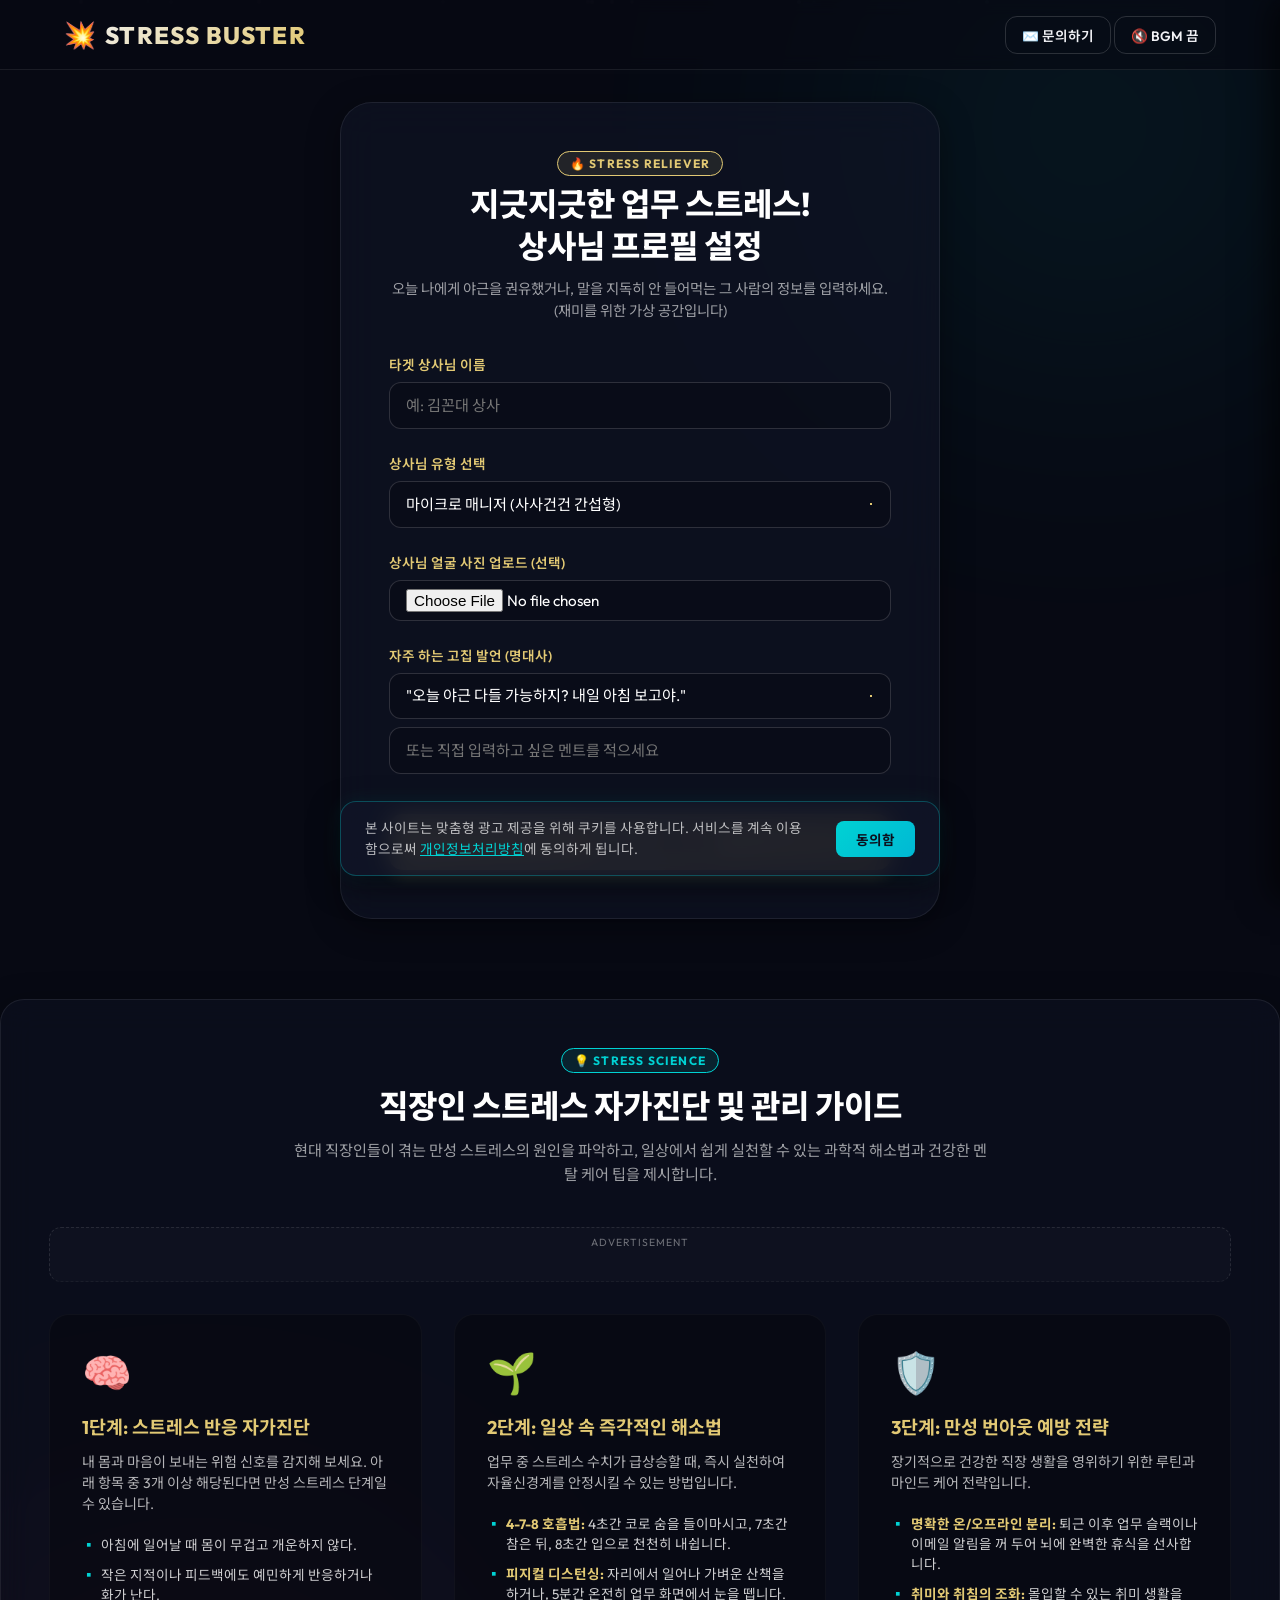
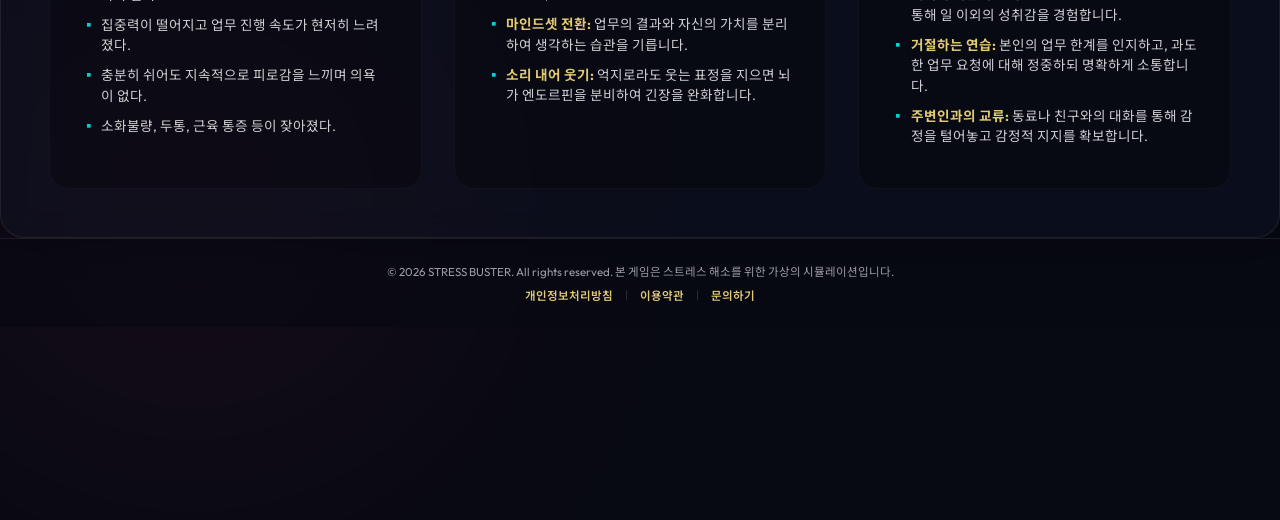
<file: index.html>
<!DOCTYPE html>
<html lang="ko">
<head>
  <meta charset="UTF-8">
  <meta name="viewport" content="width=device-width, initial-scale=1.0">
  <title>스트레스 제로! 상사님 격파 Web Game</title>
  <meta name="description" content="고집불통 말 안 듣는 상사님에게 서류 뭉치와 토이 해머를 날려 스트레스를 날려버리세요. Web Audio API로 구현된 리얼 사운드 타격 웹게임.">
  
  <!-- Open Graph / Facebook Social Share Meta Tags -->
  <meta property="og:title" content="스트레스 제로! 상사님 격파 Web Game">
  <meta property="og:description" content="고집불통 말 안 듣는 상사님에게 서류 뭉치와 토이 해머를 날려 스트레스를 날려버리세요. Web Audio API로 구현된 리얼 사운드 타격 웹게임.">
  <meta property="og:image" content="assets/boss_angry.png">
  <meta property="og:type" content="website">
  
  <!-- Google AdSense Auto-Ads -->
  <meta name="google-adsense-account" content="ca-pub-3114463937796990">
  <script async src="https://pagead2.googlesyndication.com/pagead/js/adsbygoogle.js?client=ca-pub-3114463937796990" crossorigin="anonymous"></script>

  <link rel="stylesheet" href="style.css">
  <!-- Google Font: Outfit & Noto Sans KR -->
  <link href="https://fonts.googleapis.com/css2?family=Noto+Sans+KR:wght@300;400;500;700&family=Outfit:wght@300;400;600;800&display=swap" rel="stylesheet">
</head>
<body class="customizing-mode">
  <!-- Cookie Consent Banner -->
  <div class="cookie-banner" id="cookie-banner" style="display: none;">
    <p>본 사이트는 맞춤형 광고 제공을 위해 쿠키를 사용합니다. 서비스를 계속 이용함으로써 <a href="privacy.html">개인정보처리방침</a>에 동의하게 됩니다.</p>
    <button id="cookie-accept-btn" onclick="acceptCookies()">동의함</button>
  </div>

  <!-- Floating particles background -->
  <div class="particles" id="particles-container"></div>

  <!-- Header Nav -->
  <header>
    <div class="nav-container">
      <div class="logo">
        <span class="logo-icon">💥</span>
        STRESS BUSTER
      </div>
      <div class="header-actions">
        <button class="icon-btn" id="contact-toggle-btn">✉️ 문의하기</button>
        <button class="icon-btn" id="bgm-toggle-btn">🔇 BGM 끔</button>
        <button class="icon-btn" id="edit-boss-btn" style="display: none;">⚙️ 상사님 재설정</button>
      </div>
    </div>
  </header>

  <main>
    <!-- 1. Customizer screen (Overlay setup panel) -->
    <section class="screen-panel" id="customizer-panel">
      <div class="setup-card">
        <div class="setup-header">
          <div class="badge">🔥 STRESS RELIEVER</div>
          <h2>지긋지긋한 업무 스트레스!<br>상사님 프로필 설정</h2>
          <p>오늘 나에게 야근을 권유했거나, 말을 지독히 안 들어먹는 그 사람의 정보를 입력하세요. (재미를 위한 가상 공간입니다)</p>
        </div>
        
        <form id="setup-form" onsubmit="startGame(event)">
          <div class="form-group">
            <label class="input-label" for="boss-name">타겟 상사님 이름</label>
            <input type="text" id="boss-name" class="text-input" placeholder="예: 김꼰대 상사" required autocomplete="off">
          </div>
          
          <div class="form-group">
            <label class="input-label" for="boss-type">상사님 유형 선택</label>
            <select id="boss-type" class="text-input select-input">
              <option value="micromanager">마이크로 매니저 (사사건건 간섭형)</option>
              <option value="konda">꼰대 끝판왕 (라떼는 말이야형)</option>
              <option value="indecisive">우유부단 결정장애 (도돌이표형)</option>
              <option value="angry">버럭버럭 분노조절장애 (고함형)</option>
            </select>
          </div>

          <div class="form-group">
            <label class="input-label" for="boss-custom-img">상사님 얼굴 사진 업로드 (선택)</label>
            <input type="file" id="boss-custom-img" class="text-input file-input" accept="image/*" style="padding-top: 0.5rem; padding-bottom: 0.5rem;">
          </div>

          <div class="form-group">
            <label class="input-label" for="boss-quote">자주 하는 고집 발언 (명대사)</label>
            <select id="boss-quote" class="text-input select-input">
              <option value="quote1">"오늘 야근 다들 가능하지? 내일 아침 보고야."</option>
              <option value="quote2">"라떼는 말이야, 주말 반납하고 일하는 게 자랑이었어."</option>
              <option value="quote3">"이게 최선인가? 다시 해와! 처음부터 다시."</option>
              <option value="quote4">"일단 내 말대로 해봐. 왜 이렇게 불만이 많아?"</option>
              <option value="quote5">"그건 김대리가 알아서 판단하고, 나한테 보고서만 가져와."</option>
            </select>
            <input type="text" id="boss-custom-quote" class="text-input" placeholder="또는 직접 입력하고 싶은 멘트를 적으세요" style="margin-top: 0.5rem;" autocomplete="off">
          </div>

          <button type="submit" class="action-btn" id="start-game-btn">
            💥 스트레스 격파 시작
          </button>
        </form>
      </div>
    </section>

    <!-- 2. Gameplay Area (Grid layout hidden by default) -->
    <section class="gameplay-grid" id="gameplay-panel" style="display: none;">
      
      <!-- Left HUD Dashboard: Player stats -->
      <div class="hud-sidebar glass-panel">
        <div class="hud-section">
          <h3>스트레스 진단계</h3>
          <div class="stats-card">
            <div class="stat-row">
              <span class="stat-label">나의 심박수</span>
              <span class="stat-value text-red" id="heart-rate">80 BPM</span>
            </div>
            <div class="stat-row">
              <span class="stat-label">해소된 스트레스</span>
              <span class="stat-value text-gold" id="relieved-score">0%</span>
            </div>
            <div class="stat-row">
              <span class="stat-label">날린 서류 조각</span>
              <span class="stat-value text-cyan" id="total-hits">0회</span>
            </div>
          </div>
        </div>

        <div class="hud-section">
          <h3>사원증</h3>
          <div class="id-card">
            <div class="id-avatar">💼</div>
            <div class="id-info">
              <div class="id-name">김 대 리</div>
              <div class="id-dept">야근거부대책반</div>
            </div>
          </div>
        </div>

        <div class="hud-section" id="upgrade-shop-section">
          <h3>사내 복지 & 장비 강화</h3>
          <div class="shop-points">
            보유 SP: <span id="shop-points-value" class="text-gold">0 SP</span>
          </div>
          <div class="shop-items">
            <div class="shop-item" data-weapon="paper">
              <div class="shop-item-info">
                <span class="shop-item-name">🧻 종이 뭉치</span>
                <span class="shop-item-level" id="level-paper">Lv.1</span>
              </div>
              <button class="shop-upgrade-btn" onclick="upgradeWeapon('paper')"><span id="cost-paper">25</span> SP</button>
            </div>
            <div class="shop-item" data-weapon="hammer">
              <div class="shop-item-info">
                <span class="shop-item-name">🔨 뿅망치</span>
                <span class="shop-item-level" id="level-hammer">Lv.1</span>
              </div>
              <button class="shop-upgrade-btn" onclick="upgradeWeapon('hammer')"><span id="cost-hammer">80</span> SP</button>
            </div>
            <div class="shop-item" data-weapon="coffee">
              <div class="shop-item-info">
                <span class="shop-item-name">☕ 에스프레소</span>
                <span class="shop-item-level" id="level-coffee">Lv.1</span>
              </div>
              <button class="shop-upgrade-btn" onclick="upgradeWeapon('coffee')"><span id="cost-coffee">180</span> SP</button>
            </div>
            <div class="shop-item" data-weapon="resignation">
              <div class="shop-item-info">
                <span class="shop-item-name">📄 사직서</span>
                <span class="shop-item-level" id="level-resignation">Lv.1</span>
              </div>
              <button class="shop-upgrade-btn" onclick="upgradeWeapon('resignation')"><span id="cost-resignation">400</span> SP</button>
            </div>
          </div>
        </div>

        <!-- Removed ad from interactive sidebar container for AdSense policy compliance -->
      </div>

      <!-- Center: Active Arena (Interactive Boss Visual) -->
      <div class="arena-panel glass-panel">
        <!-- Target Info & Health Bar -->
        <div class="arena-header">
          <div class="boss-display-info">
            <span class="boss-class-badge" id="hud-boss-badge">꼰대형 상사님</span>
            <h2 id="hud-boss-name">김꼰대 상사</h2>
          </div>
          <div class="health-container">
            <div class="health-label">
              <span>고집 방어막</span>
              <span id="health-percentage">100%</span>
            </div>
            <div class="health-bar-bg">
              <div class="health-bar-fill" id="health-fill" style="width: 100%;"></div>
            </div>
          </div>
        </div>

        <!-- Interactive Avatar Area -->
        <div class="avatar-view-container" id="boss-target-area">
          <!-- Fever Mode Banner -->
          <div class="fever-banner" id="fever-banner">
            🔥 FEVER TIME (DOUBLE DAMAGE & NO DELAY!) 🔥
          </div>

          <!-- Boss Dialogue speech bubble -->
          <div class="boss-bubble" id="boss-speech">
            "어이 김대리, 오늘 야근 가능하지?"
          </div>

          <!-- Splatters and hit elements container -->
          <div class="hit-effects-layer" id="hit-effects-layer"></div>

          <!-- Boss Avatar Card -->
          <div class="boss-avatar-wrapper" id="boss-avatar-wrapper">
            <img src="assets/boss_angry.png" alt="Angry Boss" id="boss-image" class="boss-img">
            <div class="dizzy-stars-overlay" id="dizzy-stars">✨💫✨</div>
            <!-- Tear drops (shown on pain/cry) -->
            <div class="boss-tear tear-left" id="tear-left"></div>
            <div class="boss-tear tear-right" id="tear-right"></div>
            <!-- Pain emoji overlay -->
            <div class="pain-emoji-overlay" id="pain-emoji"></div>
          </div>
        </div>
      </div>

      <!-- Right Panel: Weapon wheel / Inventory Slots -->
      <div class="weapons-sidebar glass-panel">
        <h3>스트레스 해소 툴</h3>
        <div class="weapon-slots">
          
          <div class="weapon-card active" data-weapon="paper" id="weapon-paper">
            <div class="weapon-icon">🧻</div>
            <div class="weapon-details">
              <h4>종이 뭉치 날리기</h4>
              <span class="weapon-desc">데미지: 5 | 딜레이: 없음</span>
            </div>
            <span class="weapon-select-dot"></span>
          </div>

          <div class="weapon-card" data-weapon="hammer" id="weapon-hammer">
            <div class="weapon-icon">🔨</div>
            <div class="weapon-details">
              <h4>토이 뿅망치 whacking</h4>
              <span class="weapon-desc">데미지: 15 | 딜레이: 0.3s</span>
            </div>
            <span class="weapon-select-dot"></span>
          </div>

          <div class="weapon-card" data-weapon="coffee" id="weapon-coffee">
            <div class="weapon-icon">☕</div>
            <div class="weapon-details">
              <h4>더블 에스프레소 투척</h4>
              <span class="weapon-desc">데미지: 30 | 딜레이: 1.0s</span>
            </div>
            <span class="weapon-select-dot"></span>
          </div>

          <div class="weapon-card" data-weapon="resignation" id="weapon-resignation">
            <div class="weapon-icon">📄</div>
            <div class="weapon-details">
              <h4>사직서 투하 (궁극기)</h4>
              <span class="weapon-desc" id="cooldown-timer">데미지: 100 | 쿨타임: 10s</span>
            </div>
            <div class="cooldown-overlay" id="resignation-cooldown-overlay" style="width: 0%;"></div>
            <span class="weapon-select-dot"></span>
          </div>

        </div>

        <div class="combo-container">
          <div class="combo-title">COMBO HITS</div>
          <div class="combo-number" id="combo-count">0</div>
        </div>
      </div>

    </section>

    <!-- 3. Victory Screen (Stress Relieved Overlay Report Card) -->
    <section class="screen-panel" id="victory-panel" style="display: none;">
      <div class="victory-card">
        <div class="victory-icon">🎉</div>
        <h2>상사님 고집 격파 완료!</h2>
        <h1 class="stress-free-banner">STRESS ZERO</h1>
        
        <div class="report-box">
          <h3>스트레스 해소 진단 성적표</h3>
          <div class="report-row">
            <span>참교육 대상 상사</span>
            <span id="report-boss-name" class="text-gold">김꼰대 상사</span>
          </div>
          <div class="report-row">
            <span>총 참교육 횟수 (서류뭉치 등)</span>
            <span id="report-total-hits" class="text-cyan">0회</span>
          </div>
          <div class="report-row">
            <span>콤보 최고 기록</span>
            <span id="report-max-combo" class="text-red">0 콤보</span>
          </div>
          <div class="report-row">
            <span>상사님 상태</span>
            <span class="text-green">사직서 결재 및 눈물 흘리는 중 😭</span>
          </div>
        </div>

        <!-- Removed ad from interactive victory overlay container for AdSense policy compliance -->

        <div class="victory-actions">
          <button class="action-btn" onclick="resetGame()">↩️ 다른 상사님 소환하기</button>
          <button class="action-btn btn-secondary" onclick="shareStressReport()">🔗 결과 복사 및 공유</button>
        </div>
      </div>
    </section>
  </main>

  <!-- Workplace Stress Management Guide Section (Publisher Content for AdSense) -->
  <section class="stress-guide-section glass-panel" id="stress-guide">
    <div class="guide-header">
      <span class="guide-badge">💡 STRESS SCIENCE</span>
      <h2>직장인 스트레스 자가진단 및 관리 가이드</h2>
      <p>현대 직장인들이 겪는 만성 스트레스의 원인을 파악하고, 일상에서 쉽게 실천할 수 있는 과학적 해소법과 건강한 멘탈 케어 팁을 제시합니다.</p>
    </div>

    <!-- AdSense Mid Content Slot -->
    <div class="adsense-container adsense-guide-banner" style="margin-top: 1.5rem; margin-bottom: 2rem; border-bottom: 1px dashed rgba(255,255,255,0.05); padding-bottom: 1.5rem; text-align: center;">
      <div class="ads-label" style="font-size: 0.65rem; color: rgba(255,255,255,0.4); letter-spacing: 0.1em; margin-bottom: 0.5rem; text-transform: uppercase;">ADVERTISEMENT</div>
      <ins class="adsbygoogle"
           style="display:block"
           data-ad-client="ca-pub-3114463937796990"
           data-ad-slot="9876543210"
           data-ad-format="auto"
           data-full-width-responsive="true"></ins>
      <script>
           (adsbygoogle = window.adsbygoogle || []).push({});
      </script>
    </div>

    <div class="guide-grid">
      <div class="guide-card">
        <div class="guide-card-icon">🧠</div>
        <h3>1단계: 스트레스 반응 자가진단</h3>
        <p>내 몸과 마음이 보내는 위험 신호를 감지해 보세요. 아래 항목 중 3개 이상 해당된다면 만성 스트레스 단계일 수 있습니다.</p>
        <ul class="guide-list">
          <li>아침에 일어날 때 몸이 무겁고 개운하지 않다.</li>
          <li>작은 지적이나 피드백에도 예민하게 반응하거나 화가 난다.</li>
          <li>집중력이 떨어지고 업무 진행 속도가 현저히 느려졌다.</li>
          <li>충분히 쉬어도 지속적으로 피로감을 느끼며 의욕이 없다.</li>
          <li>소화불량, 두통, 근육 통증 등이 잦아졌다.</li>
        </ul>
      </div>

      <div class="guide-card">
        <div class="guide-card-icon">🌱</div>
        <h3>2단계: 일상 속 즉각적인 해소법</h3>
        <p>업무 중 스트레스 수치가 급상승할 때, 즉시 실천하여 자율신경계를 안정시킬 수 있는 방법입니다.</p>
        <ul class="guide-list">
          <li><strong>4-7-8 호흡법:</strong> 4초간 코로 숨을 들이마시고, 7초간 참은 뒤, 8초간 입으로 천천히 내쉽니다.</li>
          <li><strong>피지컬 디스턴싱:</strong> 자리에서 일어나 가벼운 산책을 하거나, 5분간 온전히 업무 화면에서 눈을 뗍니다.</li>
          <li><strong>마인드셋 전환:</strong> 업무의 결과와 자신의 가치를 분리하여 생각하는 습관을 기릅니다.</li>
          <li><strong>소리 내어 웃기:</strong> 억지로라도 웃는 표정을 지으면 뇌가 엔도르핀을 분비하여 긴장을 완화합니다.</li>
        </ul>
      </div>

      <div class="guide-card">
        <div class="guide-card-icon">🛡️</div>
        <h3>3단계: 만성 번아웃 예방 전략</h3>
        <p>장기적으로 건강한 직장 생활을 영위하기 위한 루틴과 마인드 케어 전략입니다.</p>
        <ul class="guide-list">
          <li><strong>명확한 온/오프라인 분리:</strong> 퇴근 이후 업무 슬랙이나 이메일 알림을 꺼 두어 뇌에 완벽한 휴식을 선사합니다.</li>
          <li><strong>취미와 취침의 조화:</strong> 몰입할 수 있는 취미 생활을 통해 일 이외의 성취감을 경험합니다.</li>
          <li><strong>거절하는 연습:</strong> 본인의 업무 한계를 인지하고, 과도한 업무 요청에 대해 정중하되 명확하게 소통합니다.</li>
          <li><strong>주변인과의 교류:</strong> 동료나 친구와의 대화를 통해 감정을 털어놓고 감정적 지지를 확보합니다.</li>
        </ul>
      </div>
    </div>
  </section>

  <!-- Legal Compliance Footer -->
  <footer>
    <div class="footer-container">
      <p>© 2026 STRESS BUSTER. All rights reserved. 본 게임은 스트레스 해소를 위한 가상의 시뮬레이션입니다.</p>
      <div class="footer-links">
        <a href="privacy.html">개인정보처리방침</a>
        <span class="footer-divider">|</span>
        <a href="terms.html">이용약관</a>
        <span class="footer-divider">|</span>
        <a href="#" id="footer-contact-link">문의하기</a>
      </div>
    </div>
  </footer>

  <!-- Contact Sidebar & Overlay -->
  <div id="sidebar-overlay" class="sidebar-overlay"></div>
  <div id="contact-sidebar" class="contact-sidebar">
    <div class="sidebar-header">
      <h2>✉️ 건의 및 문의하기</h2>
      <button id="sidebar-close-btn" class="sidebar-close-btn">&times;</button>
    </div>
    <p style="font-size: 0.82rem; color: rgba(255, 255, 255, 0.6); margin-bottom: 1.5rem; line-height: 1.6;">
      상사님 격파 게임에 대해 버그 제보, 추가 기능 제안, 혹은 기타 문의 사항이 있으시면 아래 양식을 통해 보내주세요.
    </p>
    <form id="contact-form" class="contact-form" action="https://formspree.io/f/mdajyapq" method="POST">
      <div class="form-group">
        <label for="contact-name">이름 / 닉네임</label>
        <input type="text" id="contact-name" name="name" placeholder="이름을 입력해주세요" autocomplete="name" />
        <span class="error-message" data-fs-error="name"></span>
      </div>

      <div class="form-group">
        <label for="contact-email">이메일 주소</label>
        <input type="email" id="contact-email" name="email" placeholder="답변을 받으실 이메일을 입력해주세요" autocomplete="email" required />
        <span class="error-message" data-fs-error="email"></span>
      </div>

      <div class="form-group">
        <label for="contact-topic">문의 종류</label>
        <div class="select-wrap">
          <select id="contact-topic" name="topic">
            <option value="Bug Report">오류 제보 (버그)</option>
            <option value="Feature Request">기능 건의</option>
            <option value="General Inquiry">일반 문의</option>
            <option value="Other">기타</option>
          </select>
        </div>
        <span class="error-message" data-fs-error="topic"></span>
      </div>

      <div class="form-group">
        <label for="contact-message">문의 내용</label>
        <textarea id="contact-message" name="message" placeholder="문의하실 내용을 입력해주세요" required></textarea>
        <span class="error-message" data-fs-error="message"></span>
      </div>

      <div class="form-messages">
        <div class="form-success-container" id="contact-success-msg" style="display: none; padding: 0.8rem; border-radius: 8px; background: rgba(52, 211, 153, 0.1); border: 1px solid var(--green); color: var(--green); margin-bottom: 1rem; font-size: 0.85rem;">
          🎉 문의가 성공적으로 전송되었습니다! 보내주신 내용을 검토 후 신속히 메일로 답변드리겠습니다.
        </div>
        <div class="form-error-container" id="contact-error-msg" style="display: none; padding: 0.8rem; border-radius: 8px; background: rgba(239, 68, 68, 0.1); border: 1px solid var(--coral); color: var(--coral); margin-bottom: 1rem; font-size: 0.85rem;">
          ❌ 전송에 실패했습니다. 입력한 항목을 다시 확인하고 시도해주세요.
        </div>
      </div>

      <button type="submit" class="submit-btn">
        문의 보내기
      </button>
    </form>
  </div>

  <!-- Formspree & Sidebar Script -->
  <script>
    document.addEventListener('DOMContentLoaded', () => {
      const openBtns = [
        document.getElementById('contact-toggle-btn'),
        document.getElementById('footer-contact-link')
      ];
      const closeBtn = document.getElementById('sidebar-close-btn');
      const overlay = document.getElementById('sidebar-overlay');
      const sidebar = document.getElementById('contact-sidebar');
      const contactForm = document.getElementById('contact-form');

      function openSidebar(e) {
        if (e) e.preventDefault();
        sidebar.classList.add('active');
        overlay.classList.add('active');
        document.body.style.overflow = 'hidden';
      }

      function closeSidebar() {
        sidebar.classList.remove('active');
        overlay.classList.remove('active');
        document.body.style.overflow = '';
        // Clear message states
        document.getElementById('contact-success-msg').style.display = 'none';
        document.getElementById('contact-error-msg').style.display = 'none';
        contactForm.querySelectorAll('.error-message').forEach(el => el.textContent = '');
      }

      openBtns.forEach(btn => {
        if (btn) btn.addEventListener('click', openSidebar);
      });

      if (closeBtn) closeBtn.addEventListener('click', closeSidebar);
      if (overlay) overlay.addEventListener('click', closeSidebar);

      // Handle Hash URL to auto-open sidebar (e.g. index.html#contact)
      function checkHash() {
        if (window.location.hash === '#contact') {
          openSidebar();
          history.replaceState(null, null, ' ');
        }
      }
      window.addEventListener('hashchange', checkHash);
      checkHash();

      // Native Fetch submission
      if (contactForm) {
        contactForm.addEventListener('submit', async (e) => {
          e.preventDefault();
          
          const submitBtn = contactForm.querySelector('.submit-btn');
          const successMsg = document.getElementById('contact-success-msg');
          const errorMsg = document.getElementById('contact-error-msg');
          
          successMsg.style.display = 'none';
          errorMsg.style.display = 'none';
          contactForm.querySelectorAll('.error-message').forEach(el => el.textContent = '');
          
          const originalText = submitBtn.textContent;
          submitBtn.disabled = true;
          submitBtn.textContent = '전송 중...';
          
          const formData = new FormData(contactForm);
          
          try {
            const response = await fetch(contactForm.action, {
              method: 'POST',
              body: formData,
              headers: {
                'Accept': 'application/json'
              }
            });
            
            if (response.ok) {
              successMsg.style.display = 'block';
              contactForm.reset();
              setTimeout(closeSidebar, 3500);
            } else {
              const result = await response.json();
              if (result.errors) {
                result.errors.forEach(err => {
                  const errSpan = contactForm.querySelector(`[data-fs-error="${err.field}"]`);
                  if (errSpan) {
                    errSpan.textContent = err.message;
                  }
                });
              }
              errorMsg.style.display = 'block';
            }
          } catch (err) {
            console.error('Submission error:', err);
            errorMsg.style.display = 'block';
          } finally {
            submitBtn.disabled = false;
            submitBtn.textContent = originalText;
          }
        });
      }
    });
  </script>

  <!-- Privacy Modal -->
  <div class="modal-overlay" id="privacy-modal" style="display: none;">
    <div class="modal-card">
      <div class="modal-header">
        <h3>개인정보처리방침 (Privacy Policy)</h3>
        <button class="modal-close-btn" onclick="closeModal('privacy-modal')">×</button>
      </div>
      <div class="modal-body">
        <p>본 웹게임(이하 "서비스")은 이용자의 별도 개인정보 수집 및 저장을 수행하지 않는 순수 클립보드 복사 및 가상 브라우저 엔터테인먼트 사이트입니다.</p>
        <p><strong>1. Google AdSense 광고 연동</strong><br>본 서비스는 Google AdSense를 이용한 제3자 광고 게재를 허용할 수 있습니다. Google은 쿠키를 사용하여 본 사이트 또는 다른 사이트에 대한 사용자의 방문을 기반으로 사용자에게 광고를 게재합니다.</p>
        <p><strong>2. 쿠키(Cookie) 관리</strong><br>이용자는 웹브라우저 설정에서 쿠키 제공을 거부하거나 저장된 쿠키를 삭제할 수 있습니다. 다만, 쿠키 설정을 변경하는 경우 서비스 이용의 일부 기능이 원활하지 않을 수 있습니다.</p>
        <p><strong>3. 연락처</strong><br>본 서비스 관련 문의사항은 사용자 지원 이메일 또는 저장소를 참조하십시오.</p>
      </div>
    </div>
  </div>

  <!-- Terms Modal -->
  <div class="modal-overlay" id="terms-modal" style="display: none;">
    <div class="modal-card">
      <div class="modal-header">
        <h3>이용약관 (Terms of Service)</h3>
        <button class="modal-close-btn" onclick="closeModal('terms-modal')">×</button>
      </div>
      <div class="modal-body">
        <p><strong>제1조 (목적)</strong><br>본 약관은 STRESS BUSTER 웹게임 서비스의 이용조건 및 절차에 관한 기본 사항을 규정합니다.</p>
        <p><strong>제2조 (가상 콘텐츠의 성격)</strong><br>본 서비스에서 입력되는 상사님의 이름, 유형 및 관련 발언은 오직 가상의 시뮬레이션이며 특정 개인에 대한 비방이나 폭력을 조장하지 않습니다. 엔터테인먼트 용도의 놀이 공간입니다.</p>
        <p><strong>제3조 (면책 조항)</strong><br>본 서비스는 웹 브라우저의 Web Audio API 등 클라이언트 자원을 활용하여 구동되며, 이용 과정에서 발생할 수 있는 오디오 딜레이 또는 디바이스 과부하 등에 대하여 별도의 책임을 지지 않습니다.</p>
      </div>
    </div>
  </div>

  <!-- Sound notification toast -->
  <div class="toast-notification" id="toast-notification"></div>

  <!-- Random Surprise Event Popup -->
  <div class="random-event-overlay" id="random-event-overlay" style="display:none;">
    <div class="random-event-card" id="random-event-card">
      <div class="event-icon" id="event-icon">🛡️</div>
      <div class="event-title" id="event-title">돌발 이벤트!</div>
      <div class="event-desc" id="event-desc">상사님이 두통약을 먹고 있습니다...</div>
      <div class="event-quote" id="event-quote">"잠깐만요... 머리가..."</div>
      <div class="event-timer-bar"><div class="event-timer-fill" id="event-timer-fill"></div></div>
    </div>
  </div>

  <!-- JavaScript Modules -->
  <script src="audio.js"></script>
  <script src="app.js"></script>
</body>
</html>
</file>
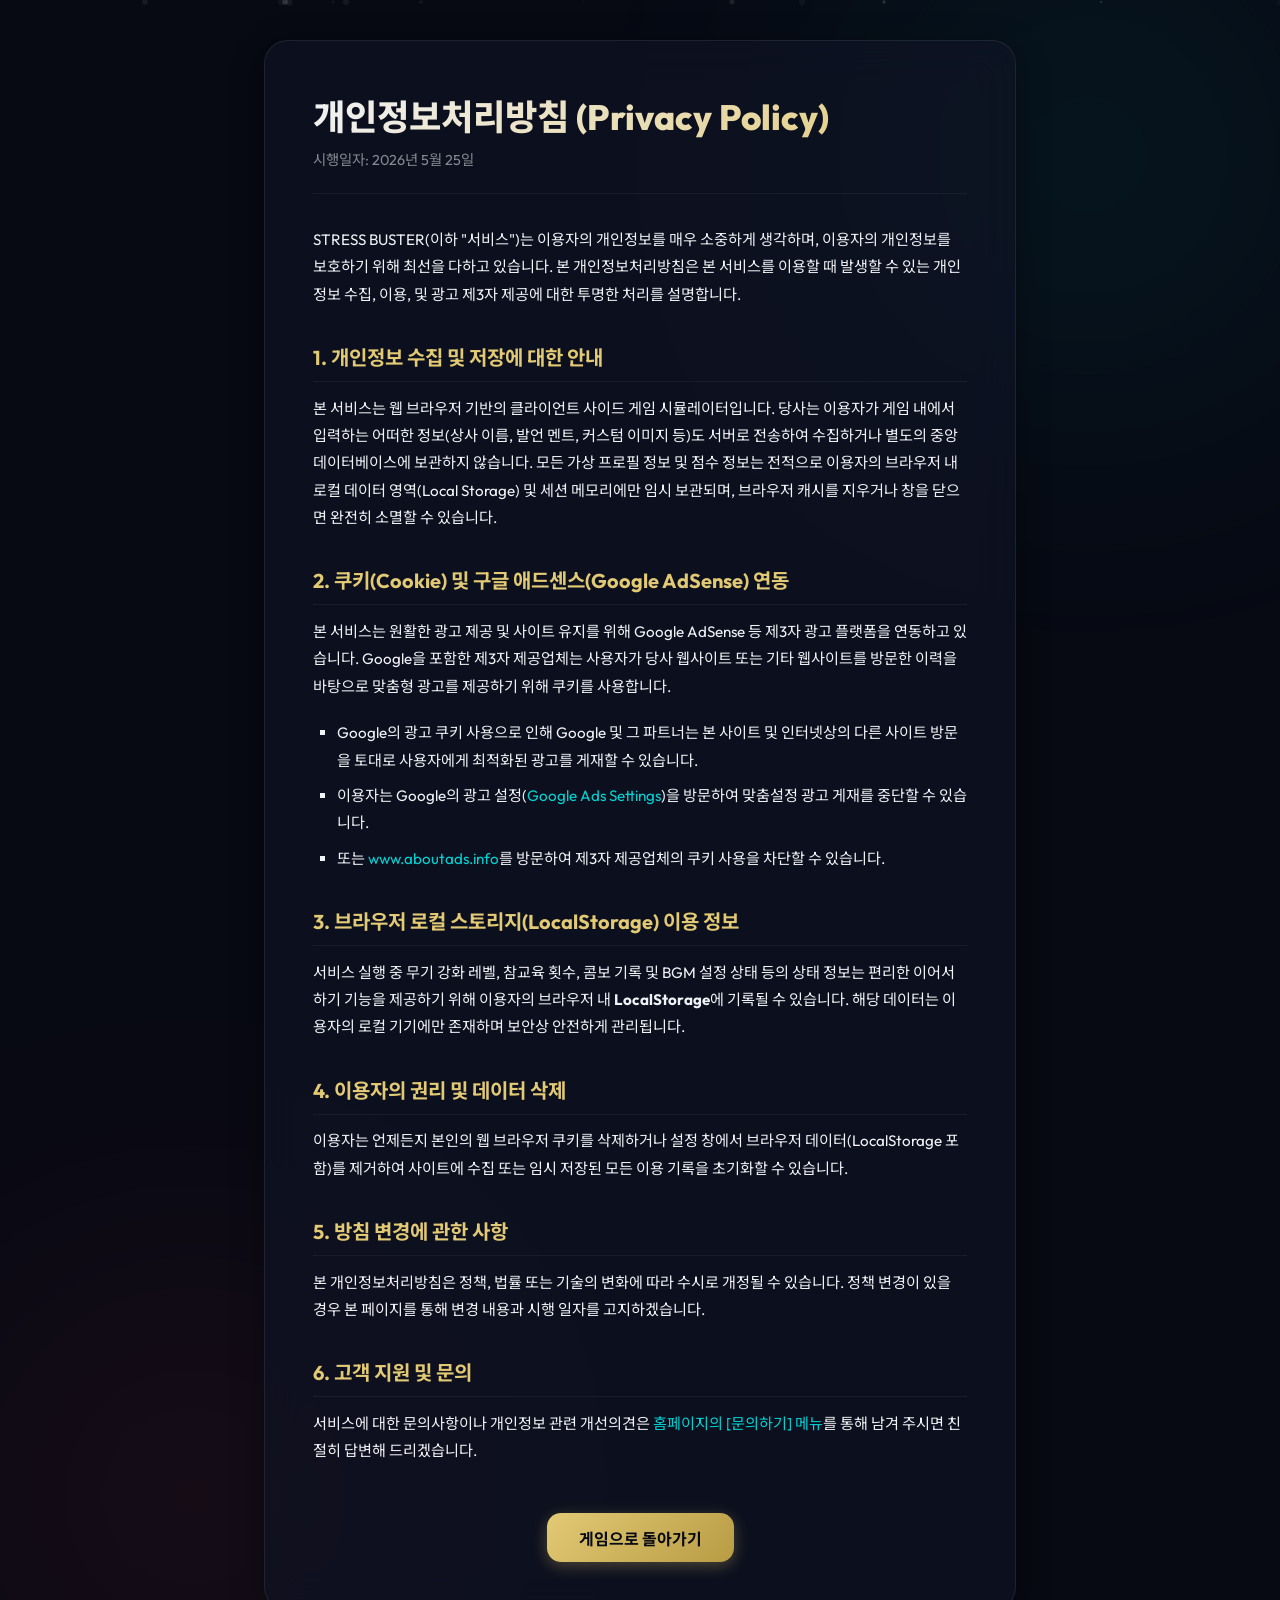
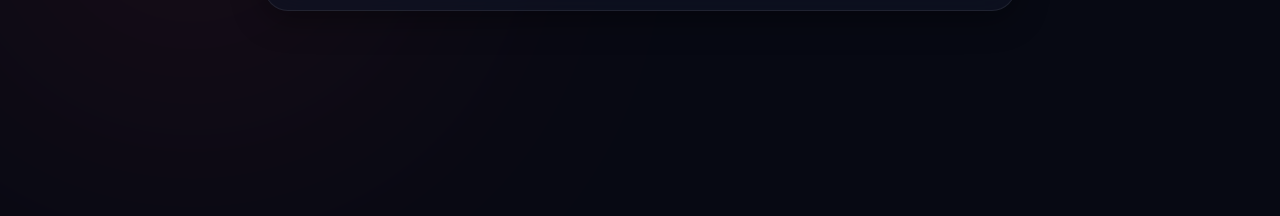
<file: privacy.html>
<!DOCTYPE html>
<html lang="ko">
<head>
  <meta charset="UTF-8">
  <meta name="viewport" content="width=device-width, initial-scale=1.0">
  <title>개인정보처리방침 | STRESS BUSTER</title>
  <meta name="description" content="STRESS BUSTER 개인정보처리방침. 구글 애드센스 정책 준수를 위한 안내입니다.">
  <link rel="stylesheet" href="style.css">
  <link href="https://fonts.googleapis.com/css2?family=Noto+Sans+KR:wght@300;400;500;700&family=Outfit:wght@300;400;600;800&display=swap" rel="stylesheet">
  <style>
    .policy-container {
      max-width: 800px;
      width: 100%;
      margin: 40px auto;
      padding: 0 1.5rem;
      flex: 1;
    }
    .policy-card {
      background: rgba(16, 20, 38, 0.65);
      border: 1px solid var(--border-glass);
      box-shadow: var(--shadow-glass);
      backdrop-filter: blur(20px);
      border-radius: 24px;
      padding: 3rem;
    }
    .policy-header {
      border-bottom: 1px solid rgba(255, 255, 255, 0.05);
      padding-bottom: 1.5rem;
      margin-bottom: 2rem;
    }
    .policy-header h1 {
      font-size: 2.2rem;
      font-weight: 800;
      color: #fff;
      margin-bottom: 0.5rem;
      background: linear-gradient(135deg, #f1f2f6 0%, var(--color-gold) 100%);
      -webkit-background-clip: text;
      -webkit-text-fill-color: transparent;
    }
    .policy-header p {
      color: rgba(255, 255, 255, 0.5);
      font-size: 0.9rem;
    }
    .policy-content {
      color: #f1f2f6;
      line-height: 1.8;
      font-size: 0.95rem;
    }
    .policy-content h2 {
      font-size: 1.25rem;
      color: var(--color-gold);
      margin-top: 2rem;
      margin-bottom: 0.8rem;
      font-weight: 700;
      border-bottom: 1px solid rgba(255, 255, 255, 0.05);
      padding-bottom: 0.3rem;
    }
    .policy-content p {
      margin-bottom: 1.2rem;
    }
    .policy-content ul {
      margin-left: 1.5rem;
      margin-bottom: 1.2rem;
      list-style-type: square;
    }
    .policy-content li {
      margin-bottom: 0.5rem;
    }
    .policy-content a {
      color: var(--color-cyan);
      text-decoration: none;
      transition: color 0.25s;
    }
    .policy-content a:hover {
      color: var(--color-gold);
      text-decoration: underline;
    }
    .back-btn-wrap {
      margin-top: 3rem;
      text-align: center;
    }
    .back-to-game-btn {
      display: inline-block;
      background: linear-gradient(135deg, var(--color-gold) 0%, #b89c44 100%);
      border: none;
      border-radius: 14px;
      padding: 0.8rem 2rem;
      font-family: var(--font-sans);
      color: #070913;
      font-weight: 700;
      text-decoration: none;
      cursor: pointer;
      box-shadow: 0 4px 15px rgba(226, 201, 116, 0.3);
      transition: all 0.3s cubic-bezier(0.16, 1, 0.3, 1);
    }
    .back-to-game-btn:hover {
      transform: translateY(-2px);
      box-shadow: 0 8px 25px rgba(226, 201, 116, 0.5);
      background: linear-gradient(135deg, #f5e08f 0%, #d4b455 100%);
    }
    @media (max-width: 768px) {
      .policy-card {
        padding: 1.5rem;
      }
      .policy-header h1 {
        font-size: 1.8rem;
      }
    }
  </style>
</head>
<body>
  <!-- Floating particles background -->
  <div class="particles" id="particles-container"></div>

  <main class="policy-container">
    <div class="policy-card">
      <div class="policy-header">
        <h1>개인정보처리방침 (Privacy Policy)</h1>
        <p>시행일자: 2026년 5월 25일</p>
      </div>

      <div class="policy-content">
        <p>STRESS BUSTER(이하 "서비스")는 이용자의 개인정보를 매우 소중하게 생각하며, 이용자의 개인정보를 보호하기 위해 최선을 다하고 있습니다. 본 개인정보처리방침은 본 서비스를 이용할 때 발생할 수 있는 개인정보 수집, 이용, 및 광고 제3자 제공에 대한 투명한 처리를 설명합니다.</p>

        <h2>1. 개인정보 수집 및 저장에 대한 안내</h2>
        <p>본 서비스는 웹 브라우저 기반의 클라이언트 사이드 게임 시뮬레이터입니다. 당사는 이용자가 게임 내에서 입력하는 어떠한 정보(상사 이름, 발언 멘트, 커스텀 이미지 등)도 서버로 전송하여 수집하거나 별도의 중앙 데이터베이스에 보관하지 않습니다. 모든 가상 프로필 정보 및 점수 정보는 전적으로 이용자의 브라우저 내 로컬 데이터 영역(Local Storage) 및 세션 메모리에만 임시 보관되며, 브라우저 캐시를 지우거나 창을 닫으면 완전히 소멸할 수 있습니다.</p>

        <h2>2. 쿠키(Cookie) 및 구글 애드센스(Google AdSense) 연동</h2>
        <p>본 서비스는 원활한 광고 제공 및 사이트 유지를 위해 Google AdSense 등 제3자 광고 플랫폼을 연동하고 있습니다. Google을 포함한 제3자 제공업체는 사용자가 당사 웹사이트 또는 기타 웹사이트를 방문한 이력을 바탕으로 맞춤형 광고를 제공하기 위해 쿠키를 사용합니다.</p>
        <ul>
          <li>Google의 광고 쿠키 사용으로 인해 Google 및 그 파트너는 본 사이트 및 인터넷상의 다른 사이트 방문을 토대로 사용자에게 최적화된 광고를 게재할 수 있습니다.</li>
          <li>이용자는 Google의 광고 설정(<a href="https://adssettings.google.com" target="_blank" rel="noopener noreferrer">Google Ads Settings</a>)을 방문하여 맞춤설정 광고 게재를 중단할 수 있습니다.</li>
          <li>또는 <a href="https://aboutads.info" target="_blank" rel="noopener noreferrer">www.aboutads.info</a>를 방문하여 제3자 제공업체의 쿠키 사용을 차단할 수 있습니다.</li>
        </ul>

        <h2>3. 브라우저 로컬 스토리지(LocalStorage) 이용 정보</h2>
        <p>서비스 실행 중 무기 강화 레벨, 참교육 횟수, 콤보 기록 및 BGM 설정 상태 등의 상태 정보는 편리한 이어서 하기 기능을 제공하기 위해 이용자의 브라우저 내 <strong>LocalStorage</strong>에 기록될 수 있습니다. 해당 데이터는 이용자의 로컬 기기에만 존재하며 보안상 안전하게 관리됩니다.</p>

        <h2>4. 이용자의 권리 및 데이터 삭제</h2>
        <p>이용자는 언제든지 본인의 웹 브라우저 쿠키를 삭제하거나 설정 창에서 브라우저 데이터(LocalStorage 포함)를 제거하여 사이트에 수집 또는 임시 저장된 모든 이용 기록을 초기화할 수 있습니다.</p>

        <h2>5. 방침 변경에 관한 사항</h2>
        <p>본 개인정보처리방침은 정책, 법률 또는 기술의 변화에 따라 수시로 개정될 수 있습니다. 정책 변경이 있을 경우 본 페이지를 통해 변경 내용과 시행 일자를 고지하겠습니다.</p>

        <h2>6. 고객 지원 및 문의</h2>
        <p>서비스에 대한 문의사항이나 개인정보 관련 개선의견은 <a href="index.html">홈페이지의 [문의하기] 메뉴</a>를 통해 남겨 주시면 친절히 답변해 드리겠습니다.</p>
      </div>

      <div class="back-btn-wrap">
        <a href="index.html" class="back-to-game-btn">게임으로 돌아가기</a>
      </div>
    </div>
  </main>

  <script>
    // Particle generation matching index.html
    const container = document.getElementById('particles-container');
    if (container) {
      for (let i = 0; i < 15; i++) {
        const particle = document.createElement('div');
        particle.className = 'particle';
        particle.style.left = Math.random() * 100 + 'vw';
        particle.style.animationDelay = Math.random() * 15 + 's';
        particle.style.opacity = Math.random();
        particle.style.transform = 'scale(' + (Math.random() * 1.5 + 0.5) + ')';
        container.appendChild(particle);
      }
    }
  </script>
</body>
</html>
</file>
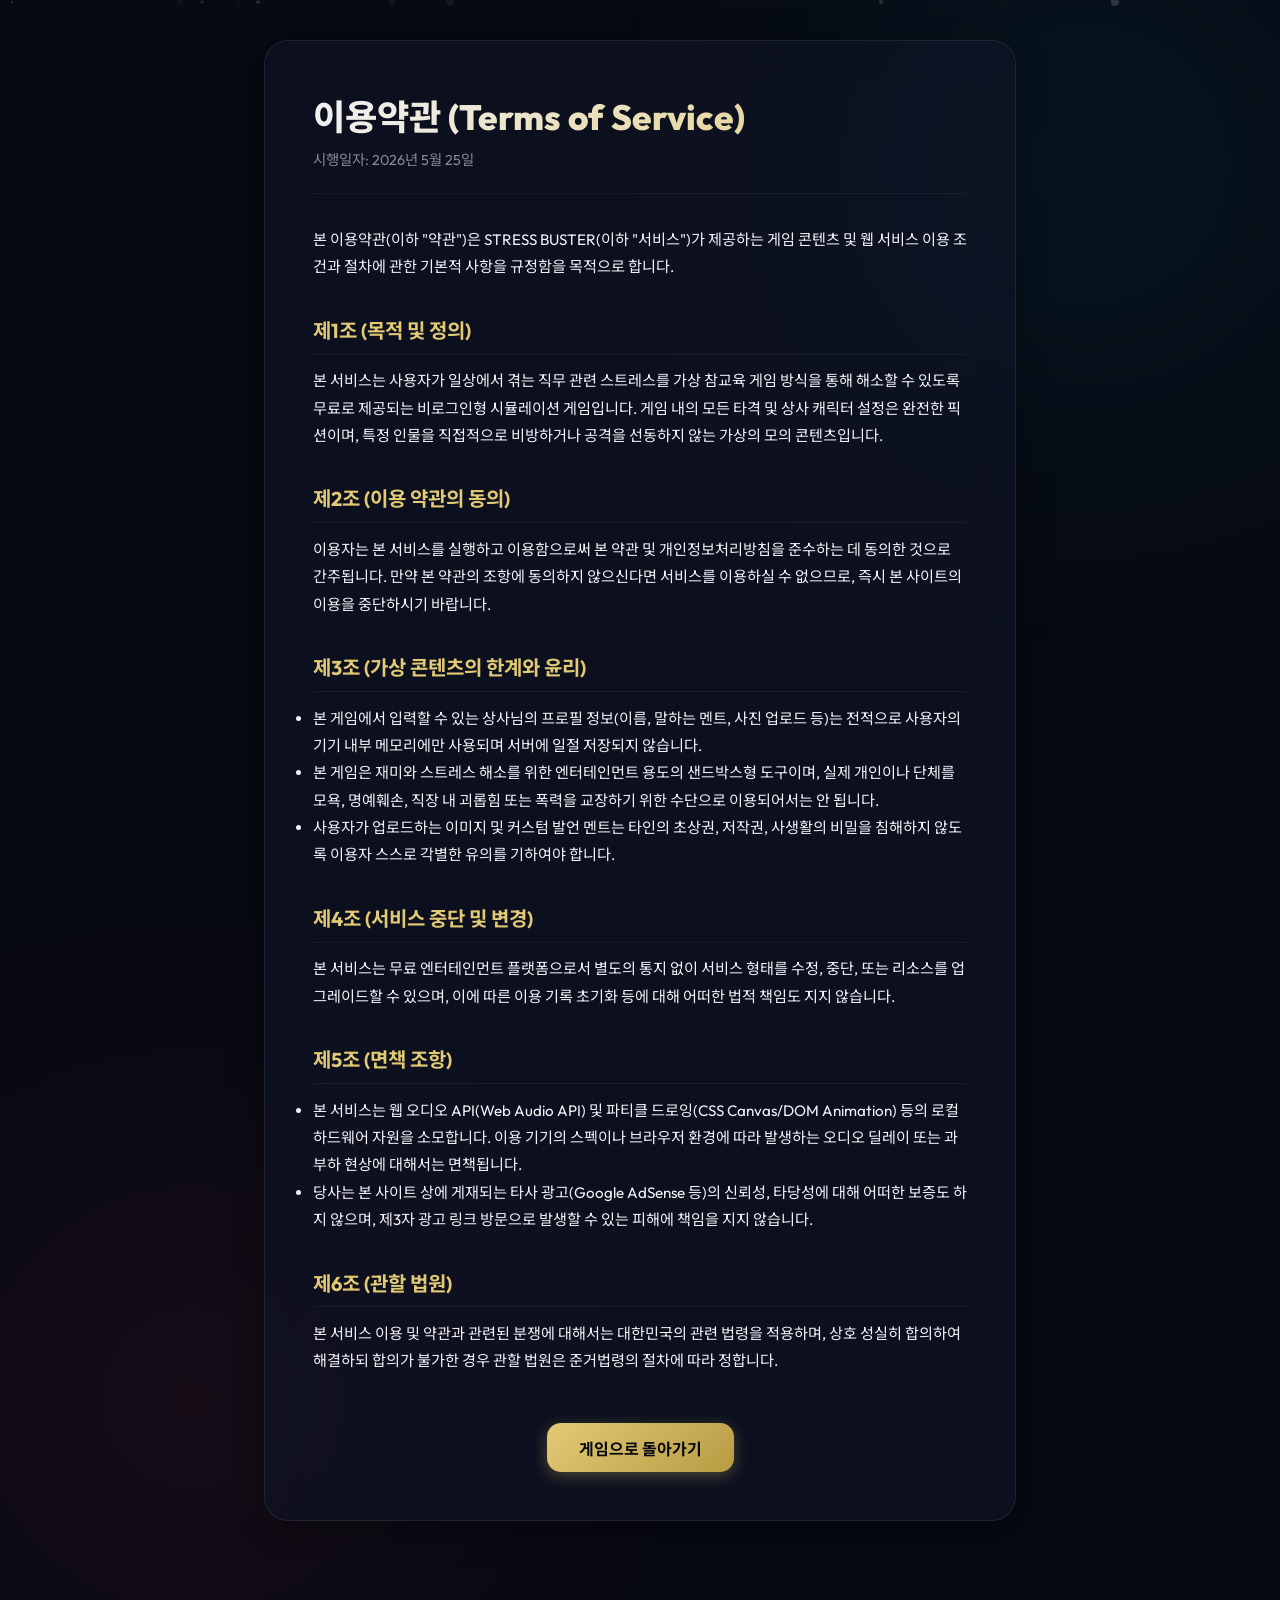
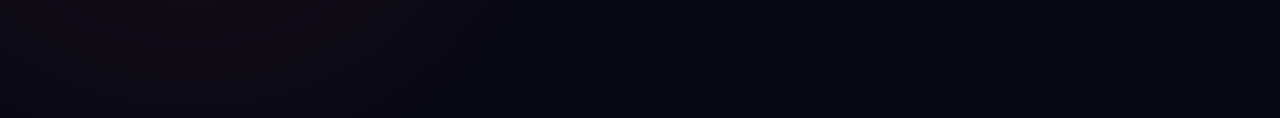
<file: terms.html>
<!DOCTYPE html>
<html lang="ko">
<head>
  <meta charset="UTF-8">
  <meta name="viewport" content="width=device-width, initial-scale=1.0">
  <title>이용약관 | STRESS BUSTER</title>
  <meta name="description" content="STRESS BUSTER 이용약관. 구글 애드센스 정책 준수를 위한 안내입니다.">
  <link rel="stylesheet" href="style.css">
  <link href="https://fonts.googleapis.com/css2?family=Noto+Sans+KR:wght@300;400;500;700&family=Outfit:wght@300;400;600;800&display=swap" rel="stylesheet">
  <style>
    .policy-container {
      max-width: 800px;
      width: 100%;
      margin: 40px auto;
      padding: 0 1.5rem;
      flex: 1;
    }
    .policy-card {
      background: rgba(16, 20, 38, 0.65);
      border: 1px solid var(--border-glass);
      box-shadow: var(--shadow-glass);
      backdrop-filter: blur(20px);
      border-radius: 24px;
      padding: 3rem;
    }
    .policy-header {
      border-bottom: 1px solid rgba(255, 255, 255, 0.05);
      padding-bottom: 1.5rem;
      margin-bottom: 2rem;
    }
    .policy-header h1 {
      font-size: 2.2rem;
      font-weight: 800;
      color: #fff;
      margin-bottom: 0.5rem;
      background: linear-gradient(135deg, #f1f2f6 0%, var(--color-gold) 100%);
      -webkit-background-clip: text;
      -webkit-text-fill-color: transparent;
    }
    .policy-header p {
      color: rgba(255, 255, 255, 0.5);
      font-size: 0.9rem;
    }
    .policy-content {
      color: #f1f2f6;
      line-height: 1.8;
      font-size: 0.95rem;
    }
    .policy-content h2 {
      font-size: 1.25rem;
      color: var(--color-gold);
      margin-top: 2rem;
      margin-bottom: 0.8rem;
      font-weight: 700;
      border-bottom: 1px solid rgba(255, 255, 255, 0.05);
      padding-bottom: 0.3rem;
    }
    .policy-content p {
      margin-bottom: 1.2rem;
    }
    .policy-content a {
      color: var(--color-cyan);
      text-decoration: none;
      transition: color 0.25s;
    }
    .policy-content a:hover {
      color: var(--color-gold);
      text-decoration: underline;
    }
    .back-btn-wrap {
      margin-top: 3rem;
      text-align: center;
    }
    .back-to-game-btn {
      display: inline-block;
      background: linear-gradient(135deg, var(--color-gold) 0%, #b89c44 100%);
      border: none;
      border-radius: 14px;
      padding: 0.8rem 2rem;
      font-family: var(--font-sans);
      color: #070913;
      font-weight: 700;
      text-decoration: none;
      cursor: pointer;
      box-shadow: 0 4px 15px rgba(226, 201, 116, 0.3);
      transition: all 0.3s cubic-bezier(0.16, 1, 0.3, 1);
    }
    .back-to-game-btn:hover {
      transform: translateY(-2px);
      box-shadow: 0 8px 25px rgba(226, 201, 116, 0.5);
      background: linear-gradient(135deg, #f5e08f 0%, #d4b455 100%);
    }
    @media (max-width: 768px) {
      .policy-card {
        padding: 1.5rem;
      }
      .policy-header h1 {
        font-size: 1.8rem;
      }
    }
  </style>
</head>
<body>
  <!-- Floating particles background -->
  <div class="particles" id="particles-container"></div>

  <main class="policy-container">
    <div class="policy-card">
      <div class="policy-header">
        <h1>이용약관 (Terms of Service)</h1>
        <p>시행일자: 2026년 5월 25일</p>
      </div>

      <div class="policy-content">
        <p>본 이용약관(이하 "약관")은 STRESS BUSTER(이하 "서비스")가 제공하는 게임 콘텐츠 및 웹 서비스 이용 조건과 절차에 관한 기본적 사항을 규정함을 목적으로 합니다.</p>

        <h2>제1조 (목적 및 정의)</h2>
        <p>본 서비스는 사용자가 일상에서 겪는 직무 관련 스트레스를 가상 참교육 게임 방식을 통해 해소할 수 있도록 무료로 제공되는 비로그인형 시뮬레이션 게임입니다. 게임 내의 모든 타격 및 상사 캐릭터 설정은 완전한 픽션이며, 특정 인물을 직접적으로 비방하거나 공격을 선동하지 않는 가상의 모의 콘텐츠입니다.</p>

        <h2>제2조 (이용 약관의 동의)</h2>
        <p>이용자는 본 서비스를 실행하고 이용함으로써 본 약관 및 개인정보처리방침을 준수하는 데 동의한 것으로 간주됩니다. 만약 본 약관의 조항에 동의하지 않으신다면 서비스를 이용하실 수 없으므로, 즉시 본 사이트의 이용을 중단하시기 바랍니다.</p>

        <h2>제3조 (가상 콘텐츠의 한계와 윤리)</h2>
        <ul>
          <li>본 게임에서 입력할 수 있는 상사님의 프로필 정보(이름, 말하는 멘트, 사진 업로드 등)는 전적으로 사용자의 기기 내부 메모리에만 사용되며 서버에 일절 저장되지 않습니다.</li>
          <li>본 게임은 재미와 스트레스 해소를 위한 엔터테인먼트 용도의 샌드박스형 도구이며, 실제 개인이나 단체를 모욕, 명예훼손, 직장 내 괴롭힘 또는 폭력을 교장하기 위한 수단으로 이용되어서는 안 됩니다.</li>
          <li>사용자가 업로드하는 이미지 및 커스텀 발언 멘트는 타인의 초상권, 저작권, 사생활의 비밀을 침해하지 않도록 이용자 스스로 각별한 유의를 기하여야 합니다.</li>
        </ul>

        <h2>제4조 (서비스 중단 및 변경)</h2>
        <p>본 서비스는 무료 엔터테인먼트 플랫폼으로서 별도의 통지 없이 서비스 형태를 수정, 중단, 또는 리소스를 업그레이드할 수 있으며, 이에 따른 이용 기록 초기화 등에 대해 어떠한 법적 책임도 지지 않습니다.</p>

        <h2>제5조 (면책 조항)</h2>
        <ul>
          <li>본 서비스는 웹 오디오 API(Web Audio API) 및 파티클 드로잉(CSS Canvas/DOM Animation) 등의 로컬 하드웨어 자원을 소모합니다. 이용 기기의 스펙이나 브라우저 환경에 따라 발생하는 오디오 딜레이 또는 과부하 현상에 대해서는 면책됩니다.</li>
          <li>당사는 본 사이트 상에 게재되는 타사 광고(Google AdSense 등)의 신뢰성, 타당성에 대해 어떠한 보증도 하지 않으며, 제3자 광고 링크 방문으로 발생할 수 있는 피해에 책임을 지지 않습니다.</li>
        </ul>

        <h2>제6조 (관할 법원)</h2>
        <p>본 서비스 이용 및 약관과 관련된 분쟁에 대해서는 대한민국의 관련 법령을 적용하며, 상호 성실히 합의하여 해결하되 합의가 불가한 경우 관할 법원은 준거법령의 절차에 따라 정합니다.</p>
      </div>

      <div class="back-btn-wrap">
        <a href="index.html" class="back-to-game-btn">게임으로 돌아가기</a>
      </div>
    </div>
  </main>

  <script>
    // Particle generation matching index.html
    const container = document.getElementById('particles-container');
    if (container) {
      for (let i = 0; i < 15; i++) {
        const particle = document.createElement('div');
        particle.className = 'particle';
        particle.style.left = Math.random() * 100 + 'vw';
        particle.style.animationDelay = Math.random() * 15 + 's';
        particle.style.opacity = Math.random();
        particle.style.transform = 'scale(' + (Math.random() * 1.5 + 0.5) + ')';
        container.appendChild(particle);
      }
    }
  </script>
</body>
</html>
</file>
<file: style.css>
/* Design System & Custom Properties */
:root {
  --bg-dark: #070913;
  --bg-panel: rgba(16, 20, 38, 0.45);
  --border-glass: rgba(255, 255, 255, 0.08);
  --shadow-glass: 0 8px 32px 0 rgba(0, 0, 0, 0.37);
  
  --color-gold: #e2c974;
  --color-gold-glow: rgba(226, 201, 116, 0.45);
  --color-red: #ff4757;
  --color-red-glow: rgba(255, 71, 87, 0.45);
  --color-cyan: #00d2d3;
  --color-cyan-glow: rgba(0, 210, 211, 0.45);
  --color-green: #2ed573;
  
  --font-sans: 'Outfit', 'Noto Sans KR', sans-serif;
}

/* Base Resets & Global Styles */
* {
  margin: 0;
  padding: 0;
  box-sizing: border-box;
}

body {
  background-color: var(--bg-dark);
  color: #f1f2f6;
  font-family: var(--font-sans);
  min-height: 100vh;
  overflow-x: hidden;
  position: relative;
  display: flex;
  flex-direction: column;
}

/* Animated Ambient Background Glows */
body::before, body::after {
  content: '';
  position: absolute;
  width: 50vw;
  height: 50vw;
  border-radius: 50%;
  pointer-events: none;
  z-index: -10;
  filter: blur(140px);
  opacity: 0.15;
  transition: all 1s ease;
}
body::before {
  top: -10%;
  right: -10%;
  background: radial-gradient(circle, var(--color-cyan) 0%, transparent 70%);
}
body::after {
  bottom: -10%;
  left: -10%;
  background: radial-gradient(circle, var(--color-red) 0%, transparent 70%);
}

/* Background floating particles */
.particles {
  position: fixed;
  top: 0;
  left: 0;
  width: 100%;
  height: 100%;
  pointer-events: none;
  z-index: -5;
  overflow: hidden;
}
.particle {
  position: absolute;
  width: 4px;
  height: 4px;
  background-color: rgba(255, 255, 255, 0.15);
  border-radius: 50%;
  animation: floatUp 15s infinite linear;
}
@keyframes floatUp {
  0% { transform: translateY(100vh) translateX(0); opacity: 0; }
  50% { opacity: 0.5; }
  100% { transform: translateY(-10vh) translateX(50px); opacity: 0; }
}

/* Header & Navigation */
header {
  height: 70px;
  border-bottom: 1px solid var(--border-glass);
  background: rgba(7, 9, 19, 0.6);
  backdrop-filter: blur(8px);
  position: sticky;
  top: 0;
  z-index: 100;
}
.nav-container {
  max-width: 1200px;
  margin: 0 auto;
  padding: 0 1.5rem;
  height: 100%;
  display: flex;
  justify-content: space-between;
  align-items: center;
}
.logo {
  font-size: 1.5rem;
  font-weight: 800;
  letter-spacing: 0.05em;
  background: linear-gradient(135deg, #f1f2f6 0%, var(--color-gold) 100%);
  -webkit-background-clip: text;
  -webkit-text-fill-color: transparent;
  display: flex;
  align-items: center;
  gap: 0.5rem;
}
.logo-icon {
  -webkit-text-fill-color: initial;
  font-size: 1.6rem;
}

/* Header Action buttons */
.icon-btn {
  background: transparent;
  border: 1px solid rgba(255, 255, 255, 0.15);
  color: #f1f2f6;
  padding: 0.5rem 1rem;
  border-radius: 12px;
  cursor: pointer;
  font-family: var(--font-sans);
  font-size: 0.85rem;
  font-weight: 600;
  transition: all 0.3s cubic-bezier(0.16, 1, 0.3, 1);
}
.icon-btn:hover {
  background: rgba(255, 255, 255, 0.08);
  border-color: rgba(255, 255, 255, 0.3);
  transform: translateY(-2px);
}

/* Main Container Layout */
main {
  flex: 1;
  max-width: 1200px;
  width: 100%;
  margin: 0 auto;
  padding: 2rem 1.5rem;
  display: flex;
  flex-direction: column;
  justify-content: center;
}

/* Glassmorphism Panels */
.glass-panel {
  background: var(--bg-panel);
  border: 1px solid var(--border-glass);
  box-shadow: var(--shadow-glass);
  backdrop-filter: blur(16px);
  border-radius: 24px;
  padding: 1.5rem;
  transition: all 0.5s cubic-bezier(0.16, 1, 0.3, 1);
}

/* Form Styles & Inputs */
.setup-card {
  max-width: 600px;
  width: 100%;
  margin: 0 auto;
  background: rgba(16, 20, 38, 0.65);
  border: 1px solid var(--border-glass);
  box-shadow: var(--shadow-glass);
  backdrop-filter: blur(20px);
  border-radius: 32px;
  padding: 3rem;
}
.setup-header {
  text-align: center;
  margin-bottom: 2rem;
}
.setup-header h2 {
  font-size: 2rem;
  font-weight: 800;
  margin-top: 0.5rem;
  margin-bottom: 0.75rem;
  line-height: 1.3;
  color: #fff;
}
.setup-header p {
  color: var(--color-text-secondary);
  font-size: 0.9rem;
  line-height: 1.5;
}
.badge {
  display: inline-block;
  font-size: 0.75rem;
  font-weight: 700;
  letter-spacing: 0.1em;
  background: rgba(226, 201, 116, 0.1);
  border: 1px solid var(--color-gold);
  color: var(--color-gold);
  padding: 0.25rem 0.75rem;
  border-radius: 20px;
}

/* Forms */
.form-group {
  margin-bottom: 1.5rem;
}
.input-label {
  display: block;
  font-size: 0.85rem;
  font-weight: 600;
  margin-bottom: 0.5rem;
  color: var(--color-gold);
}
.text-input {
  width: 100%;
  background: rgba(7, 9, 19, 0.45);
  border: 1px solid rgba(255, 255, 255, 0.15);
  border-radius: 12px;
  padding: 0.8rem 1rem;
  font-family: var(--font-sans);
  color: #fff;
  font-size: 0.95rem;
  outline: none;
  transition: all 0.3s cubic-bezier(0.16, 1, 0.3, 1);
}
.text-input:focus {
  border-color: var(--color-gold);
  box-shadow: 0 0 10px rgba(226, 201, 116, 0.2);
  background: rgba(7, 9, 19, 0.75);
}
.select-input {
  appearance: none;
  background-image: radial-gradient(var(--color-gold) 1px, transparent 0);
  background-position: right 15px center;
  background-size: 8px 8px;
  background-repeat: no-repeat;
  cursor: pointer;
}
.select-input option {
  background-color: var(--bg-dark);
  color: #fff;
}

/* Buttons */
.action-btn {
  width: 100%;
  background: linear-gradient(135deg, var(--color-gold) 0%, #b89c44 100%);
  border: none;
  border-radius: 14px;
  padding: 1rem;
  font-family: var(--font-sans);
  color: #070913;
  font-weight: 700;
  font-size: 1.05rem;
  cursor: pointer;
  box-shadow: 0 4px 15px rgba(226, 201, 116, 0.3);
  transition: all 0.3s cubic-bezier(0.16, 1, 0.3, 1);
  margin-top: 1rem;
}
.action-btn:hover {
  transform: translateY(-2px);
  box-shadow: 0 8px 25px rgba(226, 201, 116, 0.5);
  background: linear-gradient(135deg, #f5e08f 0%, #d4b455 100%);
}
.action-btn:active {
  transform: translateY(1px);
}
.action-btn.btn-secondary {
  background: transparent;
  border: 1px solid var(--border-glass);
  color: #f1f2f6;
  box-shadow: none;
}
.action-btn.btn-secondary:hover {
  background: rgba(255, 255, 255, 0.05);
  box-shadow: none;
  border-color: rgba(255, 255, 255, 0.2);
}

/* Gameplay Grid Layout */
.gameplay-grid {
  display: grid;
  grid-template-columns: 280px 1fr 340px;
  gap: 1.5rem;
  min-height: 550px;
}

/* Left HUD Sidebar */
.hud-sidebar {
  display: flex;
  flex-direction: column;
  gap: 1.5rem;
}
.hud-section h3 {
  font-size: 0.85rem;
  font-weight: 700;
  text-transform: uppercase;
  letter-spacing: 0.1em;
  color: var(--color-gold);
  margin-bottom: 0.75rem;
}
.stats-card {
  background: rgba(0, 0, 0, 0.25);
  border-radius: 16px;
  border: 1px solid rgba(255, 255, 255, 0.03);
  padding: 1rem;
  display: flex;
  flex-direction: column;
  gap: 0.75rem;
}
.stat-row {
  display: flex;
  justify-content: space-between;
  align-items: center;
  font-size: 0.85rem;
}
.stat-label {
  color: rgba(255, 255, 255, 0.5);
}
.stat-value {
  font-weight: 700;
  font-family: 'Outfit', sans-serif;
  font-size: 1rem;
}
.text-red { color: var(--color-red); text-shadow: 0 0 8px var(--color-red-glow); }
.text-gold { color: var(--color-gold); text-shadow: 0 0 8px var(--color-gold-glow); }
.text-cyan { color: var(--color-cyan); text-shadow: 0 0 8px var(--color-cyan-glow); }
.text-green { color: var(--color-green); }

/* ID Card Component */
.id-card {
  background: linear-gradient(135deg, rgba(255,255,255,0.05) 0%, rgba(255,255,255,0.01) 100%);
  border: 1px solid var(--border-glass);
  border-radius: 16px;
  padding: 1rem;
  display: flex;
  align-items: center;
  gap: 1rem;
}
.id-avatar {
  font-size: 2rem;
  background: rgba(255,255,255,0.05);
  width: 48px;
  height: 48px;
  border-radius: 50%;
  display: flex;
  align-items: center;
  justify-content: center;
}
.id-name {
  font-weight: 700;
  font-size: 0.95rem;
}
.id-dept {
  font-size: 0.72rem;
  color: var(--color-gold);
}

/* Center Panel: Boss Arena */
.arena-panel {
  display: flex;
  flex-direction: column;
  position: relative;
  overflow: hidden;
}
.arena-header {
  border-bottom: 1px solid rgba(255, 255, 255, 0.05);
  padding-bottom: 1rem;
  margin-bottom: 1rem;
}
.boss-display-info {
  display: flex;
  align-items: center;
  gap: 0.75rem;
  margin-bottom: 0.5rem;
}
.boss-class-badge {
  font-size: 0.7rem;
  background: rgba(255, 71, 87, 0.15);
  color: var(--color-red);
  padding: 0.15rem 0.5rem;
  border-radius: 6px;
  border: 1px solid rgba(255, 71, 87, 0.3);
  font-weight: 600;
}
.health-container {
  display: flex;
  flex-direction: column;
  gap: 0.35rem;
}
.health-label {
  display: flex;
  justify-content: space-between;
  font-size: 0.78rem;
  font-weight: 600;
  color: var(--color-red);
}
.health-bar-bg {
  height: 8px;
  background: rgba(0, 0, 0, 0.4);
  border-radius: 4px;
  overflow: hidden;
  border: 1px solid rgba(255, 255, 255, 0.05);
}
.health-bar-fill {
  height: 100%;
  background: linear-gradient(90deg, #ff4757 0%, #ff6b81 100%);
  border-radius: 4px;
  transition: width 0.15s cubic-bezier(0.16, 1, 0.3, 1);
  box-shadow: 0 0 10px rgba(255, 71, 87, 0.4);
}

/* Interactive Avatar Area */
.avatar-view-container {
  flex: 1;
  display: flex;
  align-items: center;
  justify-content: center;
  position: relative;
  border-radius: 20px;
  /* Deep dark — white checkerboard areas multiply to black */
  background: #07091380;
  background-image:
    radial-gradient(ellipse at 30% 60%, rgba(255, 71, 87, 0.06) 0%, transparent 60%),
    radial-gradient(ellipse at 70% 40%, rgba(0, 210, 211, 0.04) 0%, transparent 60%);
  background-color: #070913;
  border: 1px solid rgba(255,255,255,0.05);
  user-select: none;
  overflow: hidden;
}

/* Boss Bubble Speech */
.boss-bubble {
  position: absolute;
  top: 25px;
  background: rgba(255, 255, 255, 0.95);
  color: #070913;
  padding: 0.8rem 1.2rem;
  border-radius: 18px;
  font-size: 0.85rem;
  font-weight: 600;
  box-shadow: 0 8px 24px rgba(0, 0, 0, 0.25);
  max-width: 250px;
  line-height: 1.4;
  opacity: 0;
  transform: translateY(10px) scale(0.9);
  transition: all 0.3s cubic-bezier(0.175, 0.885, 0.32, 1.275);
  pointer-events: none;
  z-index: 15;
}
.boss-bubble.show {
  opacity: 1;
  transform: translateY(0) scale(1);
}
.boss-bubble::after {
  content: '';
  position: absolute;
  bottom: -8px;
  left: 50%;
  transform: translateX(-50%);
  border-width: 8px 8px 0;
  border-style: solid;
  border-color: rgba(255, 255, 255, 0.95) transparent;
}

/* Hit Effects Layer & floating particles */
.hit-effects-layer {
  position: absolute;
  top: 0;
  left: 0;
  width: 100%;
  height: 100%;
  pointer-events: none;
  z-index: 20;
}

/* Floating Text Animation */
.floating-hit-text {
  position: absolute;
  font-family: var(--font-sans);
  font-weight: 800;
  font-size: 1.1rem;
  text-shadow: 0 2px 12px rgba(0,0,0,0.9), 0 0 20px currentColor;
  pointer-events: none;
  animation: floatTextUp 0.9s forwards cubic-bezier(0.22, 1, 0.36, 1);
  white-space: nowrap;
}
@keyframes floatTextUp {
  0%   { transform: translateY(0) scale(0.4) rotate(-4deg); opacity: 0; }
  12%  { transform: translateY(-8px) scale(1.3) rotate(2deg); opacity: 1; }
  35%  { transform: translateY(-22px) scale(1.1) rotate(-1deg); opacity: 1; }
  70%  { transform: translateY(-50px) scale(0.95) rotate(0.5deg); opacity: 0.7; }
  100% { transform: translateY(-80px) scale(0.7) rotate(0deg); opacity: 0; }
}

/* Splat visuals */
.coffee-splat {
  position: absolute;
  width: 60px;
  height: 60px;
  border-radius: 50%;
  background: radial-gradient(circle, #a0682a 0%, rgba(91, 62, 36, 0.5) 50%, rgba(91, 62, 36, 0) 70%);
  opacity: 0;
  pointer-events: none;
  animation: elasticSplat 0.65s forwards cubic-bezier(0.22, 1, 0.36, 1);
}
@keyframes elasticSplat {
  0%   { transform: scale(0.2); opacity: 0.95; border-radius: 50%; }
  22%  { transform: scale(1.7) scaleX(1.3) scaleY(0.8); opacity: 0.85; border-radius: 40%; }
  45%  { transform: scale(1.4) scaleX(0.9) scaleY(1.15); opacity: 0.7; border-radius: 45%; }
  70%  { transform: scale(1.6) scaleX(1.05) scaleY(0.97); opacity: 0.4; border-radius: 50%; }
  100% { transform: scale(2.0); opacity: 0; border-radius: 50%; }
}

/* Avatar wrappers */
.boss-avatar-wrapper {
  position: relative;
  width: 280px;
  height: 280px;
  display: flex;
  align-items: center;
  justify-content: center;
  transition: transform 0.3s cubic-bezier(0.34, 1.56, 0.64, 1), filter 0.3s ease;
}
.boss-avatar-wrapper:hover {
  transform: scale(1.05);
  filter: drop-shadow(0 15px 30px rgba(255, 71, 87, 0.2));
}
.boss-avatar-wrapper:active {
  transform: scale(0.96);
}
.boss-img {
  max-width: 100%;
  max-height: 100%;
  object-fit: contain;
  display: block;
  background: transparent;
  transition: filter 0.25s cubic-bezier(0.25, 0.46, 0.45, 0.94), transform 0.2s ease;
}

/* Whacking effects */
.boss-avatar-wrapper.hit-light {
  animation: elasticJiggleLight 0.25s cubic-bezier(0.25, 0.8, 0.25, 1);
}
.boss-avatar-wrapper.hit-heavy {
  animation: elasticSpinHit 0.45s cubic-bezier(0.175, 0.885, 0.32, 1.275);
}
.boss-avatar-wrapper.hit-splash {
  animation: elasticShakeHeavy 0.4s cubic-bezier(0.36, 0.07, 0.19, 0.97);
}

@keyframes elasticJiggleLight {
  0% { transform: scale(1) rotate(0deg); }
  15% { transform: scale(0.88) rotate(-6deg); }
  35% { transform: scale(1.08) rotate(4deg); }
  55% { transform: scale(0.96) rotate(-2deg); }
  75% { transform: scale(1.02) rotate(1deg); }
  100% { transform: scale(1) rotate(0deg); }
}
@keyframes elasticSpinHit {
  0% { transform: scale(1) rotate(0deg) translateY(0); }
  18% { transform: scale(0.72) rotate(-16deg) translateY(18px); }
  38% { transform: scale(1.18) rotate(12deg) translateY(-12px); }
  58% { transform: scale(0.92) rotate(-6deg) translateY(6px); }
  78% { transform: scale(1.04) rotate(2deg) translateY(-2px); }
  90% { transform: scale(0.98) rotate(-1deg) translateY(0); }
  100% { transform: scale(1) rotate(0deg) translateY(0); }
}
@keyframes elasticShakeHeavy {
  0% { transform: translate(0, 0) scale(1) rotate(0deg); }
  12.5% { transform: translate(-10px, 8px) scale(0.93) rotate(-4deg); }
  25% { transform: translate(8px, -8px) scale(1.13) rotate(3.5deg); }
  37.5% { transform: translate(-7px, 6px) scale(0.96) rotate(-2.5deg); }
  50% { transform: translate(5px, -4px) scale(1.06) rotate(1.8deg); }
  62.5% { transform: translate(-3px, 2px) scale(0.98) rotate(-1deg); }
  75% { transform: translate(2px, -1px) scale(1.02) rotate(0.5deg); }
  87.5% { transform: translate(-1px, 0.5px) scale(0.99) rotate(-0.2deg); }
  100% { transform: translate(0, 0) scale(1) rotate(0deg); }
}

/* Dizzy stars above boss */
.dizzy-stars-overlay {
  position: absolute;
  top: -15px;
  font-size: 1.6rem;
  letter-spacing: 0.1em;
  opacity: 0;
  pointer-events: none;
  animation: orbitStars 2.5s infinite linear;
}
.boss-avatar-wrapper.dizzy .dizzy-stars-overlay {
  opacity: 1;
}
@keyframes orbitStars {
  0% { transform: rotate(0) translateY(-5px); }
  50% { transform: rotate(180deg) translateY(5px); }
  100% { transform: rotate(360deg) translateY(-5px); }
}

/* Arena Shaking */
.arena-panel.shake {
  animation: arenaShakeEffect 0.3s ease;
}
@keyframes arenaShakeEffect {
  0%, 100% { transform: translate(0, 0); }
  10%, 90% { transform: translate(-3px, 1px); }
  20%, 80% { transform: translate(4px, -2px); }
  30%, 50%, 70% { transform: translate(-5px, -4px); }
  40%, 60% { transform: translate(6px, 4px); }
}

/* Custom Cursors according to weapons */
.active-weapon-paper #boss-target-area {
  cursor: url('data:image/svg+xml;utf8,<svg xmlns="http://www.w3.org/2000/svg" width="32" height="32" style="font-size:24px"><text y="24">🧻</text></svg>') 16 16, auto;
}
.active-weapon-hammer #boss-target-area {
  cursor: url('data:image/svg+xml;utf8,<svg xmlns="http://www.w3.org/2000/svg" width="32" height="32" style="font-size:24px"><text y="24">🔨</text></svg>') 16 16, auto;
}
.active-weapon-coffee #boss-target-area {
  cursor: url('data:image/svg+xml;utf8,<svg xmlns="http://www.w3.org/2000/svg" width="32" height="32" style="font-size:24px"><text y="24">☕</text></svg>') 16 16, auto;
}
.active-weapon-resignation #boss-target-area {
  cursor: url('data:image/svg+xml;utf8,<svg xmlns="http://www.w3.org/2000/svg" width="32" height="32" style="font-size:24px"><text y="24">📄</text></svg>') 16 16, auto;
}

/* Right Panel: Weapon wheel inventory */
.weapons-sidebar {
  display: flex;
  flex-direction: column;
  gap: 1.5rem;
}
.weapons-sidebar h3 {
  font-size: 0.85rem;
  font-weight: 700;
  text-transform: uppercase;
  letter-spacing: 0.1em;
  color: var(--color-gold);
}
.weapon-slots {
  display: flex;
  flex-direction: column;
  gap: 0.85rem;
  flex: 1;
}
.weapon-card {
  display: flex;
  align-items: center;
  gap: 1rem;
  background: rgba(0, 0, 0, 0.25);
  border: 1px solid rgba(255, 255, 255, 0.03);
  border-radius: 16px;
  padding: 0.8rem 1.2rem;
  cursor: pointer;
  position: relative;
  overflow: hidden;
  transition: all 0.3s cubic-bezier(0.16, 1, 0.3, 1);
}
.weapon-card:hover {
  background: rgba(255, 255, 255, 0.04);
  border-color: rgba(255, 255, 255, 0.1);
  transform: translateX(3px);
}
.weapon-card.active {
  background: rgba(226, 201, 116, 0.07);
  border-color: var(--color-gold);
  box-shadow: 0 0 12px rgba(226, 201, 116, 0.1);
}
.weapon-icon {
  font-size: 1.8rem;
}
.weapon-details h4 {
  font-size: 0.88rem;
  font-weight: 700;
  margin-bottom: 0.2rem;
}
.weapon-desc {
  font-size: 0.7rem;
  color: var(--color-text-secondary);
}
.weapon-select-dot {
  position: absolute;
  right: 15px;
  width: 6px;
  height: 6px;
  border-radius: 50%;
  background-color: var(--color-gold);
  opacity: 0;
  transition: opacity 0.3s ease;
}
.weapon-card.active .weapon-select-dot {
  opacity: 1;
  box-shadow: 0 0 8px var(--color-gold);
}

/* Cooldown overlays */
.cooldown-overlay {
  position: absolute;
  bottom: 0;
  left: 0;
  height: 4px;
  background-color: var(--color-cyan);
  transition: width 0.1s linear;
  box-shadow: 0 0 8px var(--color-cyan-glow);
}

/* Hit Combo component */
.combo-container {
  background: linear-gradient(135deg, rgba(255, 71, 87, 0.07) 0%, rgba(255, 71, 87, 0.01) 100%);
  border: 1px dashed rgba(255, 71, 87, 0.2);
  border-radius: 16px;
  padding: 0.85rem;
  text-align: center;
  margin-top: auto;
}
.combo-title {
  font-size: 0.72rem;
  font-weight: 700;
  color: var(--color-red);
  letter-spacing: 0.15em;
}
.combo-number {
  font-size: 1.8rem;
  font-weight: 800;
  color: var(--color-red);
  text-shadow: 0 0 10px var(--color-red-glow);
  font-family: 'Outfit', sans-serif;
  animation: pulseCombo 0.2s ease;
}
@keyframes pulseCombo {
  0% { transform: scale(1); }
  50% { transform: scale(1.25); }
  100% { transform: scale(1); }
}

/* Victory Overlay card */
.victory-card {
  max-width: 500px;
  width: 90%;
  margin: 0 auto;
  background: rgba(16, 20, 38, 0.75);
  border: 1px solid var(--border-glass);
  box-shadow: var(--shadow-glass);
  backdrop-filter: blur(24px);
  border-radius: 32px;
  padding: 3rem;
  text-align: center;
}
.victory-icon {
  font-size: 4rem;
  margin-bottom: 1rem;
  animation: bounceAnim 2s infinite ease-in-out;
}
@keyframes bounceAnim {
  0%, 100% { transform: translateY(0); }
  50% { transform: translateY(-12px); }
}
.victory-card h2 {
  font-size: 1.6rem;
  font-weight: 800;
  margin-bottom: 0.25rem;
}
.stress-free-banner {
  font-size: 3rem;
  font-weight: 800;
  letter-spacing: 0.05em;
  background: linear-gradient(135deg, var(--color-gold) 0%, #ff6b81 100%);
  -webkit-background-clip: text;
  -webkit-text-fill-color: transparent;
  margin-bottom: 1.5rem;
}
.report-box {
  background: rgba(0, 0, 0, 0.35);
  border-radius: 20px;
  border: 1px solid rgba(255, 255, 255, 0.03);
  padding: 1.5rem;
  text-align: left;
  margin-bottom: 2rem;
  display: flex;
  flex-direction: column;
  gap: 0.85rem;
}
.report-box h3 {
  font-size: 0.88rem;
  font-weight: 700;
  text-transform: uppercase;
  color: var(--color-gold);
  border-bottom: 1px solid rgba(255,255,255,0.05);
  padding-bottom: 0.5rem;
  margin-bottom: 0.25rem;
}
.report-row {
  display: flex;
  justify-content: space-between;
  font-size: 0.85rem;
}

/* Sound notification toast */
.toast-notification {
  position: fixed;
  bottom: 25px;
  left: 50%;
  transform: translateX(-50%) translateY(30px);
  background: rgba(16, 20, 38, 0.9);
  border: 1px solid var(--color-gold);
  box-shadow: 0 8px 32px var(--color-gold-glow);
  padding: 0.8rem 1.5rem;
  border-radius: 12px;
  font-size: 0.85rem;
  font-weight: 600;
  color: #fff;
  z-index: 10000;
  opacity: 0;
  transition: all 0.3s cubic-bezier(0.16, 1, 0.3, 1);
  pointer-events: none;
}
.toast-notification.show {
  transform: translateX(-50%) translateY(0);
  opacity: 1;
}

/* Variables for texts */
:root {
  --color-text-secondary: rgba(255, 255, 255, 0.6);
}

/* View states mapping */
.customizing-mode #customizer-panel { display: block !important; }
.customizing-mode #gameplay-panel { display: none !important; }
.customizing-mode #victory-panel { display: none !important; }

.playing-mode #customizer-panel { display: none !important; }
.playing-mode #gameplay-panel { display: grid !important; }
.playing-mode #victory-panel { display: none !important; }

.victory-mode #customizer-panel { display: none !important; }
.victory-mode #gameplay-panel { display: none !important; }
.victory-mode #victory-panel { display: block !important; }

/* AdSense slots */
.adsense-container {
  background: rgba(255, 255, 255, 0.02);
  border: 1px dashed rgba(255, 255, 255, 0.1);
  border-radius: 12px;
  padding: 0.5rem;
  text-align: center;
  position: relative;
  overflow: hidden;
}
.adsense-container .ads-label {
  font-size: 0.6rem;
  color: rgba(255, 255, 255, 0.3);
  letter-spacing: 0.1em;
  margin-bottom: 0.25rem;
  text-transform: uppercase;
}

/* Fever Mode */
.fever-banner {
  position: absolute;
  top: 15px;
  left: 50%;
  transform: translateX(-50%) scale(0.9);
  background: linear-gradient(135deg, #ff4757 0%, #ff9f43 100%);
  border: 2px solid #ff4757;
  box-shadow: 0 0 15px rgba(255, 71, 87, 0.6);
  color: #fff;
  padding: 0.5rem 1.2rem;
  border-radius: 30px;
  font-size: 0.85rem;
  font-weight: 800;
  z-index: 25;
  opacity: 0;
  pointer-events: none;
  transition: all 0.3s cubic-bezier(0.175, 0.885, 0.32, 1.275);
}
.fever-banner.active {
  opacity: 1;
  transform: translateX(-50%) scale(1.0);
  animation: feverBlink 1.5s infinite alternate ease-in-out;
}
@keyframes feverBlink {
  0% { box-shadow: 0 0 10px rgba(255, 71, 87, 0.6); filter: brightness(1); }
  100% { box-shadow: 0 0 25px rgba(255, 71, 87, 1); filter: brightness(1.25); }
}

/* Fever Mode background state on body */
body.fever-active::before {
  background: radial-gradient(circle, rgba(255, 71, 87, 0.2) 0%, transparent 70%);
  animation: feverPulse 1s infinite alternate ease-in-out !important;
}
@keyframes feverPulse {
  0% { opacity: 0.15; }
  100% { opacity: 0.45; }
}

/* Weapon Upgrade Shop */
.shop-points {
  background: rgba(0, 0, 0, 0.25);
  border: 1px solid rgba(255, 255, 255, 0.05);
  border-radius: 12px;
  padding: 0.5rem 0.8rem;
  font-size: 0.82rem;
  font-weight: 700;
  text-align: center;
  margin-bottom: 0.75rem;
}
.shop-items {
  display: flex;
  flex-direction: column;
  gap: 0.5rem;
}
.shop-item {
  display: flex;
  justify-content: space-between;
  align-items: center;
  background: rgba(255, 255, 255, 0.02);
  border: 1px solid rgba(255, 255, 255, 0.04);
  border-radius: 12px;
  padding: 0.5rem 0.75rem;
  transition: background 0.2s ease;
}
.shop-item:hover {
  background: rgba(255, 255, 255, 0.04);
}
.shop-item-info {
  display: flex;
  flex-direction: column;
  gap: 0.1rem;
}
.shop-item-name {
  font-size: 0.8rem;
  font-weight: 600;
}
.shop-item-level {
  font-size: 0.65rem;
  color: var(--color-cyan);
}
.shop-upgrade-btn {
  background: linear-gradient(135deg, var(--color-gold) 0%, #b89c44 100%);
  border: none;
  border-radius: 8px;
  color: #070913;
  font-size: 0.7rem;
  font-weight: 800;
  padding: 0.35rem 0.65rem;
  cursor: pointer;
  transition: all 0.2s ease;
  min-width: 65px;
  text-align: center;
}
.shop-upgrade-btn:hover {
  transform: translateY(-1px);
  box-shadow: 0 2px 8px rgba(226, 201, 116, 0.3);
}
.shop-upgrade-btn:disabled {
  background: rgba(255, 255, 255, 0.08) !important;
  color: rgba(255, 255, 255, 0.25) !important;
  cursor: not-allowed;
  box-shadow: none !important;
  transform: none !important;
}

/* Footer styles */
footer {
  margin-top: auto;
  border-top: 1px solid var(--border-glass);
  padding: 1.5rem 0;
  background: rgba(7, 9, 19, 0.6);
  text-align: center;
  font-size: 0.72rem;
  color: var(--color-text-secondary);
  z-index: 50;
}
.footer-container {
  max-width: 1200px;
  margin: 0 auto;
  padding: 0 1.5rem;
  display: flex;
  flex-direction: column;
  gap: 0.5rem;
  align-items: center;
}
.footer-links {
  display: flex;
  gap: 0.75rem;
  align-items: center;
}
.footer-links a {
  color: var(--color-gold);
  text-decoration: none;
  font-weight: 600;
  transition: color 0.2s ease;
}
.footer-links a:hover {
  color: #fff;
  text-decoration: underline;
}
.footer-divider {
  color: rgba(255, 255, 255, 0.15);
}

/* Modal Overlays */
.modal-overlay {
  position: fixed;
  top: 0;
  left: 0;
  width: 100vw;
  height: 100vh;
  background: rgba(7, 9, 19, 0.85);
  backdrop-filter: blur(8px);
  display: flex;
  justify-content: center;
  align-items: center;
  z-index: 20000;
  padding: 1rem;
}
.modal-card {
  max-width: 500px;
  width: 100%;
  background: rgba(16, 20, 38, 0.95);
  border: 1px solid var(--border-glass);
  box-shadow: var(--shadow-glass);
  border-radius: 20px;
  padding: 2rem;
  display: flex;
  flex-direction: column;
  gap: 1.25rem;
  animation: modalScaleIn 0.3s cubic-bezier(0.16, 1, 0.3, 1) forwards;
}
@keyframes modalScaleIn {
  0% { transform: scale(0.9); opacity: 0; }
  100% { transform: scale(1); opacity: 1; }
}
.modal-header {
  display: flex;
  justify-content: space-between;
  align-items: center;
  border-bottom: 1px solid rgba(255, 255, 255, 0.05);
  padding-bottom: 0.75rem;
}
.modal-header h3 {
  font-size: 1.1rem;
  font-weight: 700;
  color: var(--color-gold);
}
.modal-close-btn {
  background: transparent;
  border: none;
  color: rgba(255, 255, 255, 0.6);
  font-size: 1.5rem;
  cursor: pointer;
  transition: color 0.2s ease;
  line-height: 1;
}
.modal-close-btn:hover {
  color: #fff;
}
.modal-body {
  font-size: 0.8rem;
  color: rgba(255, 255, 255, 0.8);
  line-height: 1.6;
  max-height: 300px;
  overflow-y: auto;
  display: flex;
  flex-direction: column;
  gap: 0.85rem;
  padding-right: 0.5rem;
}
.modal-body p strong {
  color: var(--color-cyan);
}
.modal-body::-webkit-scrollbar {
  width: 4px;
}
.modal-body::-webkit-scrollbar-track {
  background: transparent;
}
.modal-body::-webkit-scrollbar-thumb {
  background: rgba(255, 255, 255, 0.1);
  border-radius: 2px;
}

/* Responsive adjustments */
@media (max-width: 1024px) {
  .gameplay-grid {
    grid-template-columns: 1fr;
  }
  .hud-sidebar, .weapons-sidebar {
    max-height: initial;
  }
}

/* ============================================
   BOSS PAIN ANIMATION STATE
   ============================================ */
.boss-avatar-wrapper.boss-pain .boss-img {
  animation: bossPainShiver 0.35s cubic-bezier(0.36, 0.07, 0.19, 0.97);
  filter: brightness(2) saturate(4) hue-rotate(-20deg) contrast(1.3) !important;
}
@keyframes bossPainShiver {
  0%   { transform: translate(0, 0)   rotate(0deg)   scale(1); }
  10%  { transform: translate(-6px, 4px) rotate(-5deg)  scale(0.94); }
  25%  { transform: translate(6px, -5px) rotate(4deg)   scale(1.06); }
  40%  { transform: translate(-4px, 3px) rotate(-3deg)  scale(0.97); }
  55%  { transform: translate(3px, -2px) rotate(2deg)   scale(1.03); }
  70%  { transform: translate(-2px, 1px) rotate(-1deg)  scale(0.99); }
  85%  { transform: translate(1px, 0)    rotate(0.5deg) scale(1.01); }
  100% { transform: translate(0, 0)   rotate(0deg)   scale(1); }
}

/* ============================================
   BOSS TEARS — falling teardrop effect
   ============================================ */
.boss-tear {
  position: absolute;
  width: 7px;
  height: 12px;
  border-radius: 50% 50% 60% 60% / 40% 40% 60% 60%;
  background: linear-gradient(180deg, rgba(100, 180, 255, 0.9) 0%, rgba(60, 140, 255, 0.7) 100%);
  box-shadow: 0 0 8px rgba(100, 180, 255, 0.8);
  opacity: 0;
  pointer-events: none;
  z-index: 22;
  top: 55px;
}
.boss-tear.tear-left  { left: 72px; }
.boss-tear.tear-right { right: 72px; }
.boss-tear.crying {
  animation: tearFall 1.1s ease-in forwards;
}
@keyframes tearFall {
  0%   { opacity: 0;   transform: translateY(0)   scaleY(0.8); }
  15%  { opacity: 1;   transform: translateY(4px)  scaleY(1.1); }
  80%  { opacity: 0.8; transform: translateY(70px) scaleY(1); }
  100% { opacity: 0;   transform: translateY(95px) scaleY(0.6); }
}

/* ============================================
   PAIN EMOJI OVERLAY — floating emoji on hard hits
   ============================================ */
.pain-emoji-overlay {
  position: absolute;
  top: 30px;
  left: 50%;
  transform: translateX(-50%);
  font-size: 2.2rem;
  pointer-events: none;
  opacity: 0;
  z-index: 28;
  text-shadow: 0 4px 16px rgba(0,0,0,0.9);
}
.pain-emoji-overlay.show {
  animation: emojiPop 0.85s cubic-bezier(0.22, 1, 0.36, 1) forwards;
}
@keyframes emojiPop {
  0%   { opacity: 0; transform: translateX(-50%) translateY(10px) scale(0.4); }
  25%  { opacity: 1; transform: translateX(-50%) translateY(-8px)  scale(1.25); }
  60%  { opacity: 1; transform: translateX(-50%) translateY(-18px) scale(1.05); }
  100% { opacity: 0; transform: translateX(-50%) translateY(-40px) scale(0.8); }
}

/* ============================================
   HP PHASE BOSS TINT — visual state per HP
   ============================================ */
/* 50% HP — slight worry glow */
body.hp-phase-warning .boss-avatar-wrapper {
  filter: drop-shadow(0 0 18px rgba(255, 180, 0, 0.35));
}
/* 25% HP — danger red glow + subtle pulse */
body.hp-phase-danger .boss-avatar-wrapper {
  filter: drop-shadow(0 0 24px rgba(255, 60, 60, 0.5));
  animation: dangerPulseGlow 2s infinite alternate ease-in-out;
}
@keyframes dangerPulseGlow {
  0%   { filter: drop-shadow(0 0 16px rgba(255, 60, 60, 0.35)); }
  100% { filter: drop-shadow(0 0 32px rgba(255, 60, 60, 0.75)); }
}

/* ============================================
   SHIELD INDICATOR — event active on boss
   ============================================ */
.boss-avatar-wrapper.shielded::before {
  content: '🛡️';
  position: absolute;
  top: -12px;
  right: -12px;
  font-size: 1.8rem;
  animation: shieldBob 1.2s infinite ease-in-out;
  z-index: 30;
}
@keyframes shieldBob {
  0%, 100% { transform: translateY(0) rotate(-5deg); }
  50%       { transform: translateY(-6px) rotate(5deg); }
}
/* Invincibility flash */
.boss-avatar-wrapper.invincible {
  animation: invincibleFlash 0.3s infinite alternate;
}
@keyframes invincibleFlash {
  0%   { filter: brightness(1.6) hue-rotate(200deg); }
  100% { filter: brightness(0.8) hue-rotate(220deg); }
}

/* ============================================
   RANDOM EVENT POPUP OVERLAY
   ============================================ */
.random-event-overlay {
  position: fixed;
  top: 0; left: 0;
  width: 100vw; height: 100vh;
  background: rgba(7, 9, 19, 0.7);
  backdrop-filter: blur(6px);
  display: flex;
  align-items: center;
  justify-content: center;
  z-index: 50000;
  animation: eventOverlayFadeIn 0.3s ease forwards;
}
@keyframes eventOverlayFadeIn {
  from { opacity: 0; }
  to   { opacity: 1; }
}
.random-event-card {
  background: rgba(16, 20, 38, 0.96);
  border: 1px solid rgba(255, 255, 255, 0.1);
  box-shadow: 0 0 60px rgba(0, 210, 211, 0.2), 0 24px 48px rgba(0, 0, 0, 0.5);
  backdrop-filter: blur(24px);
  border-radius: 28px;
  padding: 2.5rem 3rem;
  text-align: center;
  max-width: 420px;
  width: 90%;
  animation: eventCardSlideIn 0.4s cubic-bezier(0.22, 1, 0.36, 1) forwards;
  position: relative;
  overflow: hidden;
}
@keyframes eventCardSlideIn {
  from { transform: translateY(40px) scale(0.9); opacity: 0; }
  to   { transform: translateY(0) scale(1); opacity: 1; }
}
.event-icon {
  font-size: 3.5rem;
  margin-bottom: 0.75rem;
  animation: iconBounce 0.8s ease infinite alternate;
  display: block;
}
@keyframes iconBounce {
  0%   { transform: translateY(0) scale(1); }
  100% { transform: translateY(-10px) scale(1.1); }
}
.event-title {
  font-size: 1.3rem;
  font-weight: 800;
  color: var(--color-gold);
  text-shadow: 0 0 20px rgba(226, 201, 116, 0.5);
  margin-bottom: 0.5rem;
  letter-spacing: 0.04em;
}
.event-desc {
  font-size: 0.9rem;
  color: rgba(255, 255, 255, 0.85);
  line-height: 1.5;
  margin-bottom: 0.75rem;
}
.event-quote {
  font-size: 0.88rem;
  font-style: italic;
  color: var(--color-cyan);
  background: rgba(0, 210, 211, 0.06);
  border: 1px solid rgba(0, 210, 211, 0.15);
  border-radius: 12px;
  padding: 0.6rem 1rem;
  line-height: 1.5;
  margin-bottom: 1.2rem;
}
.event-timer-bar {
  height: 5px;
  background: rgba(255, 255, 255, 0.08);
  border-radius: 3px;
  overflow: hidden;
}
.event-timer-fill {
  height: 100%;
  background: linear-gradient(90deg, var(--color-cyan) 0%, var(--color-gold) 100%);
  border-radius: 3px;
  width: 100%;
  transition: width linear;
}

/* Workplace Stress Guide Styles */
.stress-guide-section {
  margin-top: 3rem;
  padding: 3rem;
}
.guide-header {
  text-align: center;
  margin-bottom: 2.5rem;
}
.guide-header h2 {
  font-size: 2rem;
  font-weight: 800;
  margin-top: 0.5rem;
  margin-bottom: 0.75rem;
  color: #fff;
}
.guide-header p {
  color: rgba(255, 255, 255, 0.6);
  font-size: 0.95rem;
  max-width: 700px;
  margin: 0 auto;
  line-height: 1.6;
}
.guide-badge {
  display: inline-block;
  font-size: 0.75rem;
  font-weight: 700;
  letter-spacing: 0.1em;
  background: rgba(0, 210, 211, 0.1);
  border: 1px solid var(--color-cyan);
  color: var(--color-cyan);
  padding: 0.25rem 0.75rem;
  border-radius: 20px;
}
.guide-grid {
  display: grid;
  grid-template-columns: repeat(auto-fit, minmax(280px, 1fr));
  gap: 2rem;
}
.guide-card {
  background: rgba(0, 0, 0, 0.25);
  border-radius: 20px;
  border: 1px solid rgba(255, 255, 255, 0.03);
  padding: 2rem;
  transition: all 0.3s cubic-bezier(0.16, 1, 0.3, 1);
}
.guide-card:hover {
  background: rgba(255, 255, 255, 0.02);
  border-color: rgba(226, 201, 116, 0.2);
  transform: translateY(-5px);
}
.guide-card-icon {
  font-size: 2.5rem;
  margin-bottom: 1rem;
}
.guide-card h3 {
  font-size: 1.15rem;
  font-weight: 700;
  color: var(--color-gold);
  margin-bottom: 0.8rem;
}
.guide-card p {
  font-size: 0.88rem;
  color: rgba(255, 255, 255, 0.7);
  line-height: 1.5;
  margin-bottom: 1.2rem;
}
.guide-list {
  list-style: none;
  padding-left: 0;
  font-size: 0.85rem;
  color: rgba(255, 255, 255, 0.8);
}
.guide-list li {
  position: relative;
  padding-left: 1.2rem;
  margin-bottom: 0.6rem;
  line-height: 1.5;
}
.guide-list li::before {
  content: '▪';
  position: absolute;
  left: 0;
  color: var(--color-cyan);
}
.guide-list strong {
  color: var(--color-gold);
}

@media (max-width: 768px) {
  .stress-guide-section {
    padding: 1.5rem;
  }
}

/* Cookie Consent Banner */
.cookie-banner {
  position: fixed;
  bottom: 1.5rem;
  left: 50%;
  transform: translateX(-50%);
  width: calc(100% - 2rem);
  max-width: 600px;
  background: rgba(16, 20, 38, 0.9); /* Same dark color as theme */
  backdrop-filter: blur(12px);
  -webkit-backdrop-filter: blur(12px);
  border: 1px solid rgba(0, 210, 211, 0.3); /* Cyan border */
  border-radius: 16px;
  padding: 1rem 1.5rem;
  display: flex;
  justify-content: space-between;
  align-items: center;
  gap: 1.5rem;
  box-shadow: 0 10px 30px rgba(0, 0, 0, 0.5), 0 0 20px rgba(0, 210, 211, 0.1);
  z-index: 20000;
  transition: opacity 0.3s ease, transform 0.3s ease;
}

.cookie-banner p {
  color: rgba(255, 255, 255, 0.7);
  font-size: 0.85rem;
  line-height: 1.5;
  margin: 0;
}

.cookie-banner p a {
  color: var(--color-cyan);
  text-decoration: underline;
  transition: color 0.2s;
}

.cookie-banner p a:hover {
  color: var(--color-gold);
}

#cookie-accept-btn {
  background: linear-gradient(135deg, var(--color-cyan), #00b8d4);
  color: #0c0f1d;
  border: none;
  padding: 0.5rem 1.25rem;
  font-family: inherit;
  font-size: 0.85rem;
  font-weight: 700;
  border-radius: 8px;
  cursor: pointer;
  transition: all 0.2s ease;
  white-space: nowrap;
}

#cookie-accept-btn:hover {
  transform: translateY(-1px);
  box-shadow: 0 0 15px rgba(0, 210, 211, 0.5);
}

/* Contact Sidebar / Drawer */
.sidebar-overlay {
  position: fixed;
  inset: 0;
  background: rgba(0, 0, 0, 0.7);
  backdrop-filter: blur(4px);
  -webkit-backdrop-filter: blur(4px);
  z-index: 10000;
  opacity: 0;
  pointer-events: none;
  transition: opacity 0.3s ease;
}

.sidebar-overlay.active {
  opacity: 1;
  pointer-events: auto;
}

.contact-sidebar {
  position: fixed;
  top: 0;
  right: 0;
  bottom: 0;
  width: 100%;
  max-width: 460px;
  background: rgba(16, 20, 38, 0.95);
  backdrop-filter: blur(20px);
  -webkit-backdrop-filter: blur(20px);
  border-left: 1px solid rgba(255, 255, 255, 0.1);
  padding: 2.5rem 2rem;
  z-index: 10001;
  transform: translateX(100%);
  transition: transform 0.3s cubic-bezier(0.4, 0, 0.2, 1);
  box-shadow: -10px 0 30px rgba(0, 0, 0, 0.6);
  overflow-y: auto;
}

.contact-sidebar.active {
  transform: translateX(0);
}

.sidebar-header {
  display: flex;
  justify-content: space-between;
  align-items: center;
  margin-bottom: 2rem;
  border-bottom: 1px solid rgba(255, 255, 255, 0.1);
  padding-bottom: 1rem;
}

.sidebar-header h2 {
  font-size: 1.25rem;
  font-weight: 700;
  color: var(--color-cyan);
  text-shadow: 0 0 10px rgba(0, 210, 211, 0.4);
}

.sidebar-close-btn {
  background: none;
  border: none;
  color: rgba(255, 255, 255, 0.5);
  font-size: 1.75rem;
  cursor: pointer;
  line-height: 1;
  transition: color 0.25s;
}

.sidebar-close-btn:hover {
  color: var(--color-red);
}

.contact-form {
  display: flex;
  flex-direction: column;
  gap: 1.2rem;
}

.contact-form .form-group {
  display: flex;
  flex-direction: column;
  gap: 0.4rem;
}

.contact-form label {
  font-size: 0.8rem;
  font-weight: 600;
  color: rgba(255, 255, 255, 0.7);
}

.contact-form input,
.contact-form select,
.contact-form textarea {
  width: 100%;
  background: rgba(0, 0, 0, 0.3);
  border: 1px solid rgba(255, 255, 255, 0.1);
  padding: 0.8rem;
  border-radius: 8px;
  color: #fff;
  font-family: inherit;
  font-size: 0.9rem;
  transition: all 0.2s ease;
}

.contact-form input:focus,
.contact-form select:focus,
.contact-form textarea:focus {
  outline: none;
  border-color: var(--color-cyan);
  box-shadow: 0 0 8px rgba(0, 210, 211, 0.4);
  background: rgba(0, 0, 0, 0.5);
}

.contact-form textarea {
  min-height: 120px;
  resize: vertical;
}

.contact-form select {
  cursor: pointer;
}

.contact-form select option {
  background: #101426;
  color: #fff;
}

.contact-form .submit-btn {
  background: linear-gradient(135deg, var(--color-cyan), #00b8d4);
  color: #0c0f1d;
  border: none;
  padding: 0.8rem;
  font-size: 0.95rem;
  font-weight: 700;
  border-radius: 8px;
  cursor: pointer;
  transition: all 0.3s ease;
  margin-top: 0.5rem;
}

.contact-form .submit-btn:hover {
  transform: translateY(-2px);
  box-shadow: 0 0 15px rgba(0, 210, 211, 0.6);
}

.contact-form .submit-btn:active {
  transform: translateY(0);
}

.error-message {
  color: var(--color-red);
  font-size: 0.75rem;
  min-height: 1rem;
}

.form-success-container,
.form-error-container {
  display: none;
  padding: 0.8rem;
  border-radius: 8px;
  font-size: 0.85rem;
  line-height: 1.5;
}

.form-success-container {
  background: rgba(0, 210, 211, 0.1);
  border: 1px solid var(--color-cyan);
  color: var(--color-cyan);
}

.form-error-container {
  background: rgba(255, 60, 60, 0.1);
  border: 1px solid var(--color-red);
  color: var(--color-red);
}

@media (max-width: 640px) {
  .cookie-banner {
    flex-direction: column;
    align-items: stretch;
    text-align: center;
    bottom: 1rem;
    width: calc(100% - 1.5rem);
    padding: 1rem;
    gap: 1rem;
  }
  #cookie-accept-btn {
    width: 100%;
  }
}
</file>
